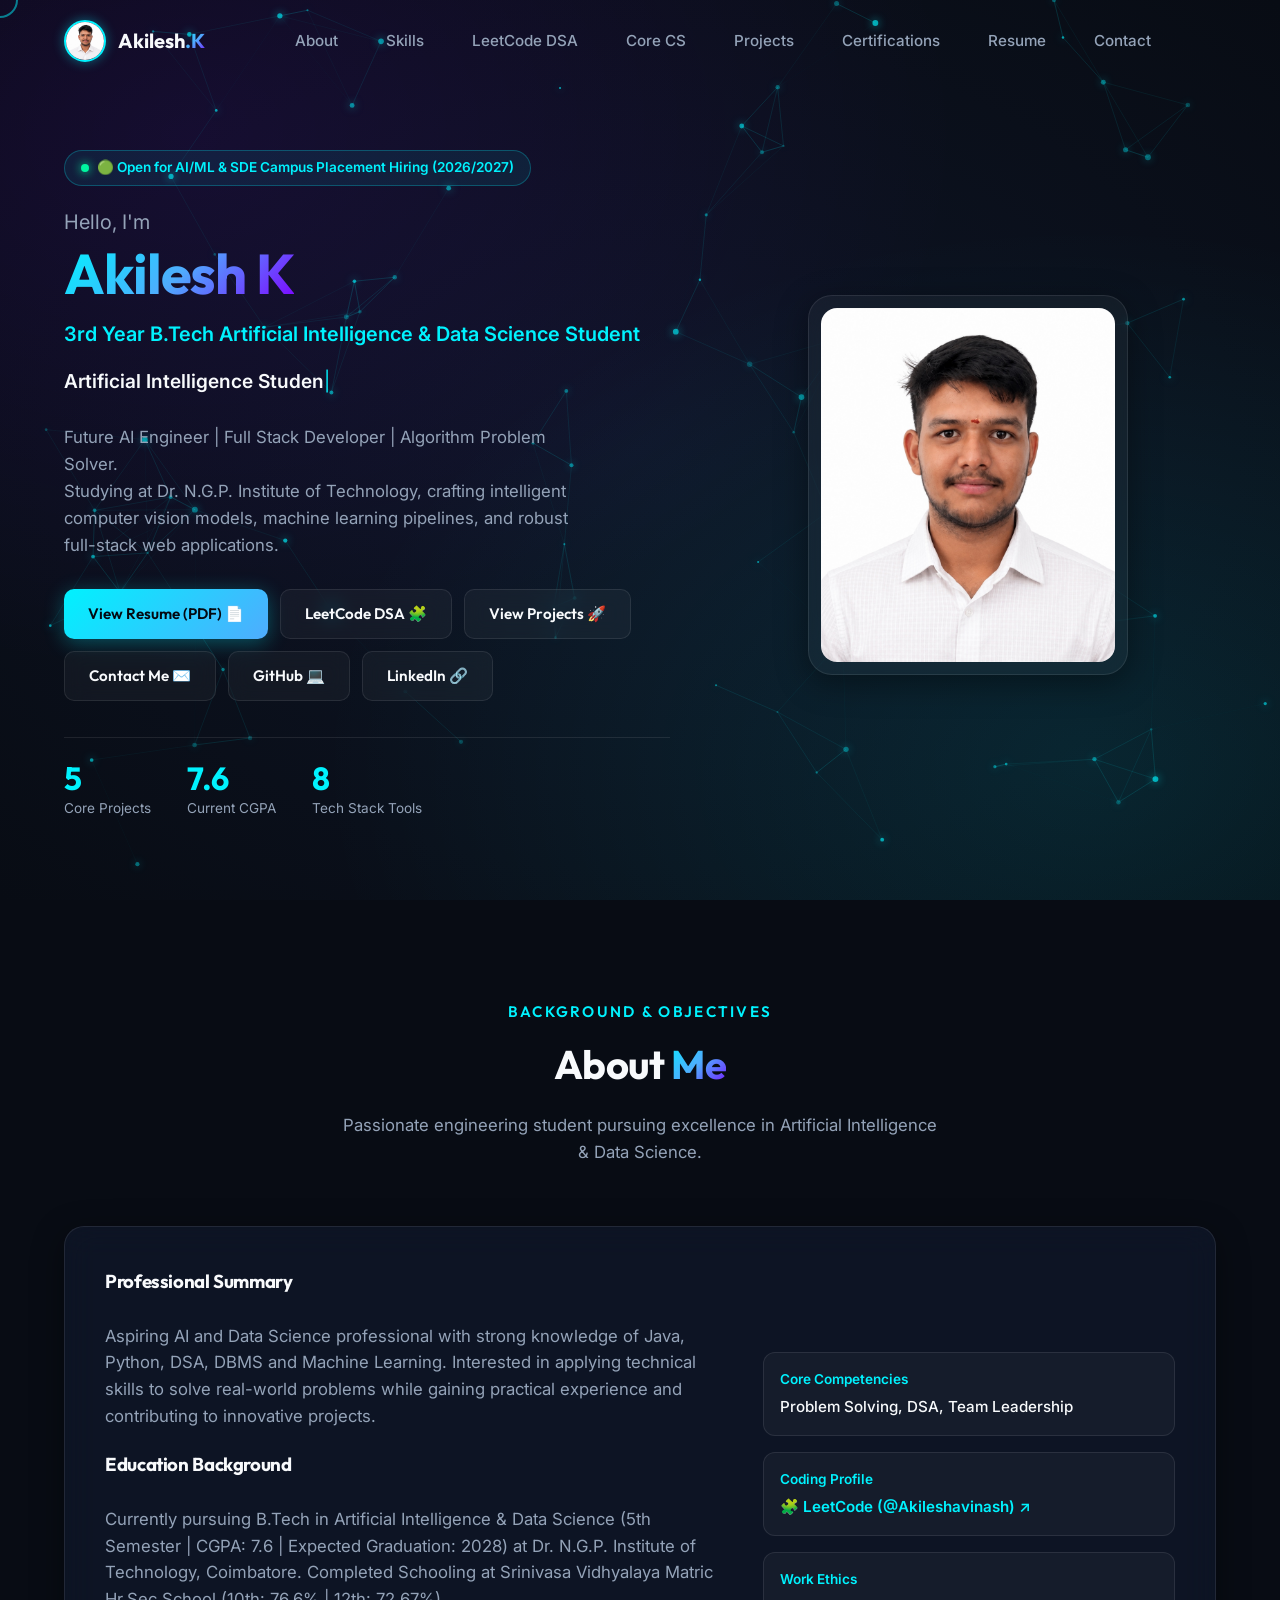
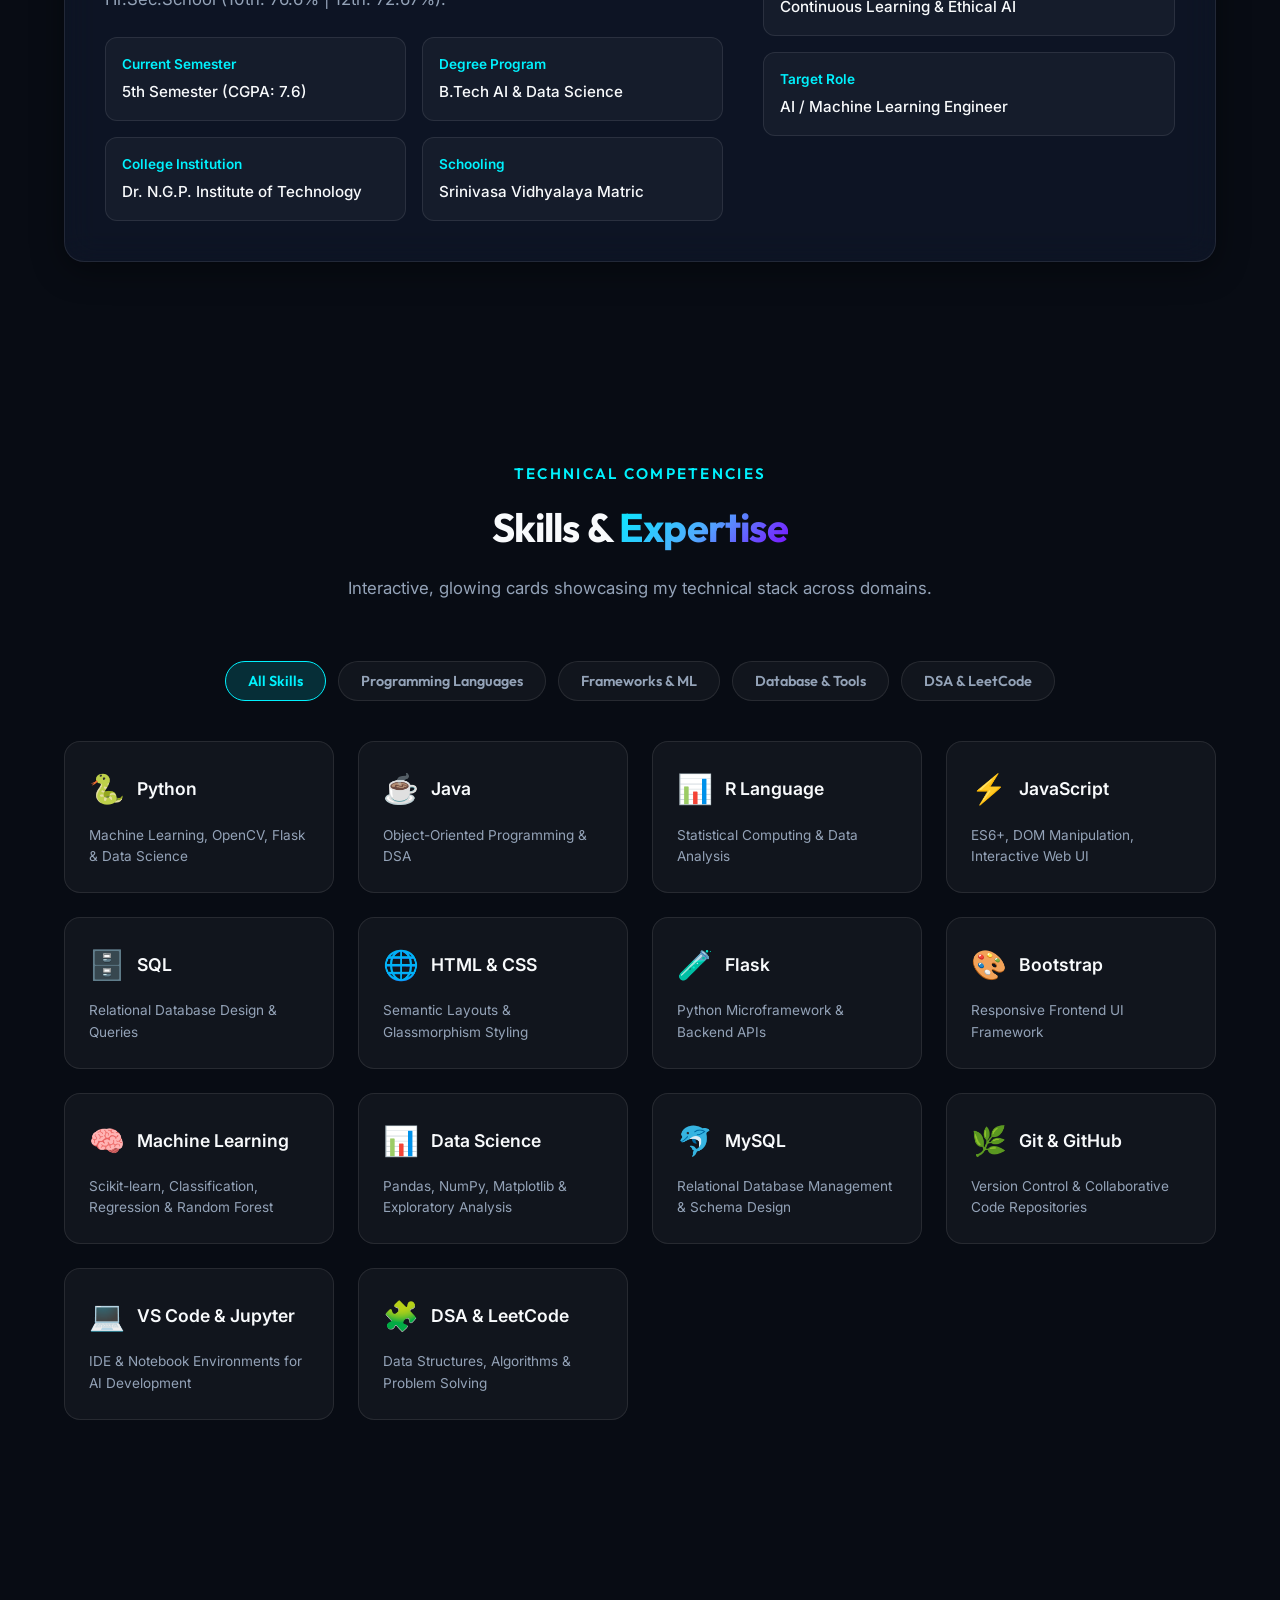
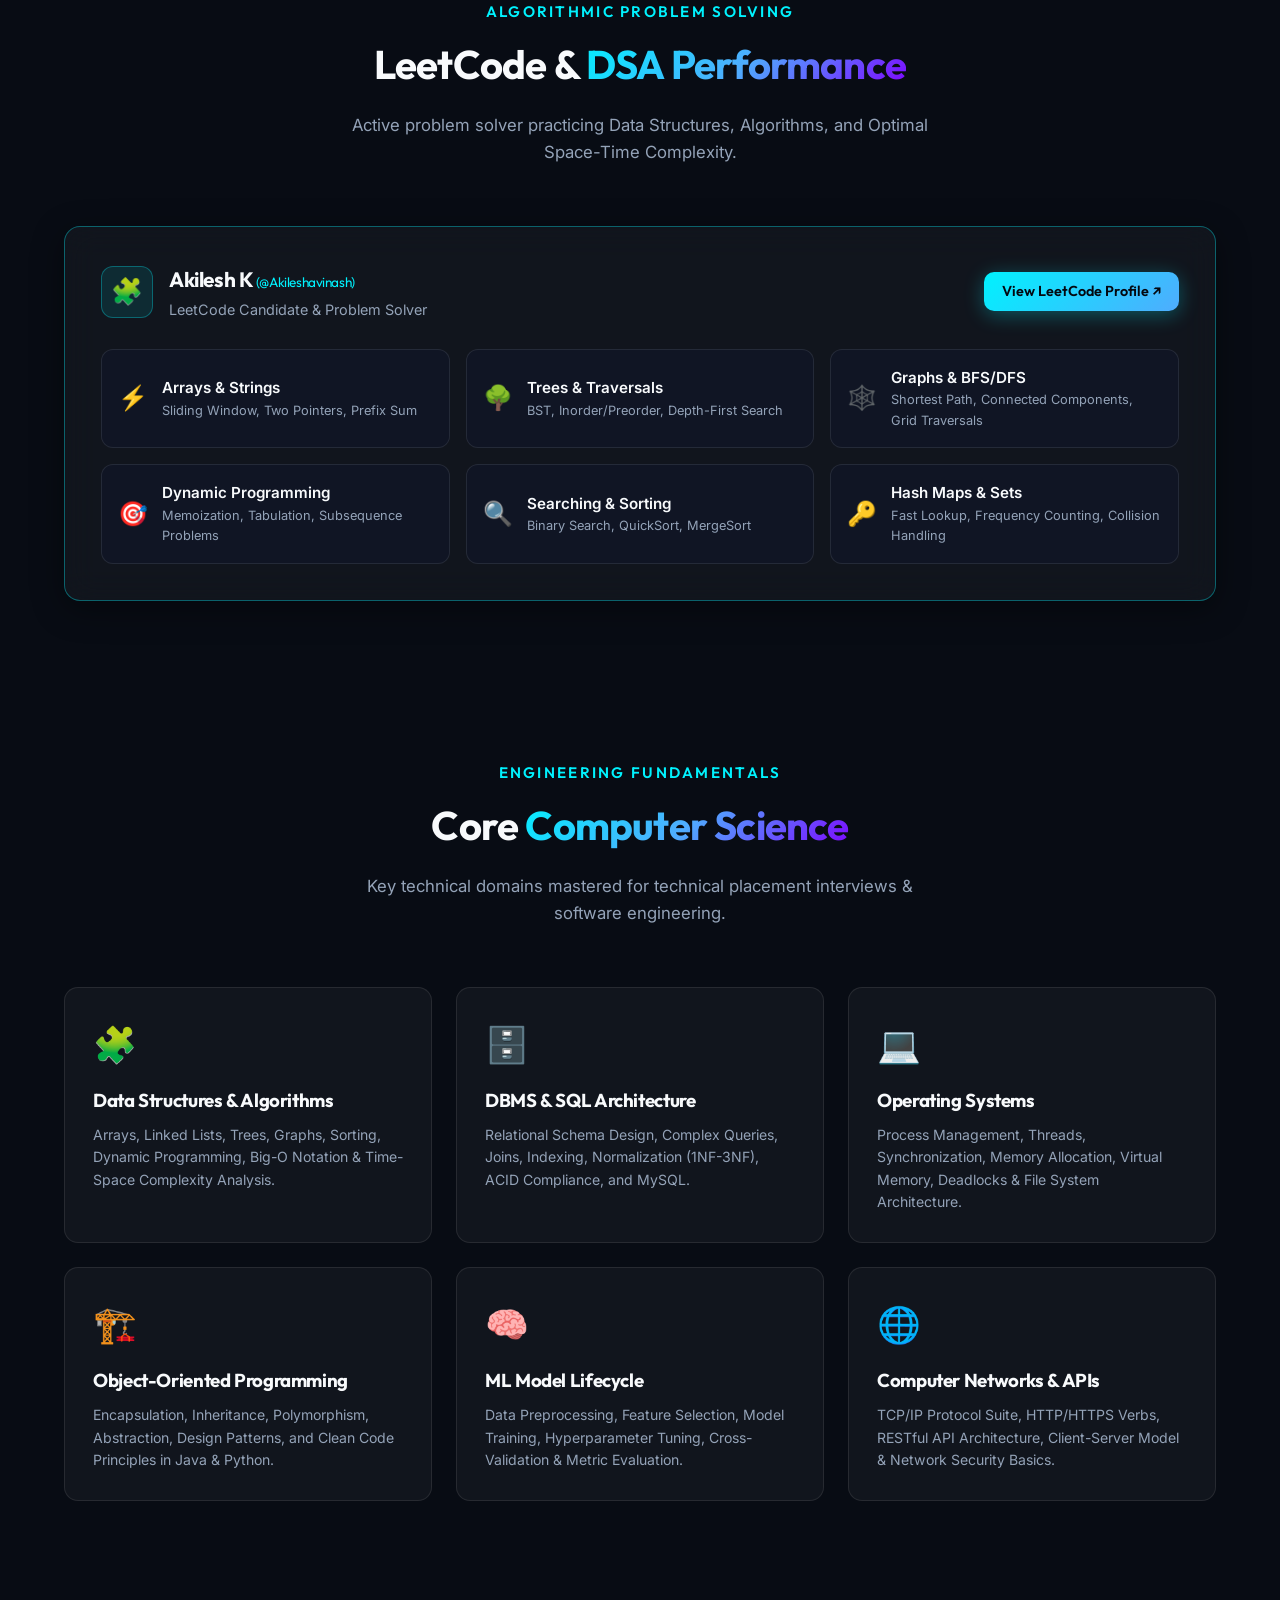
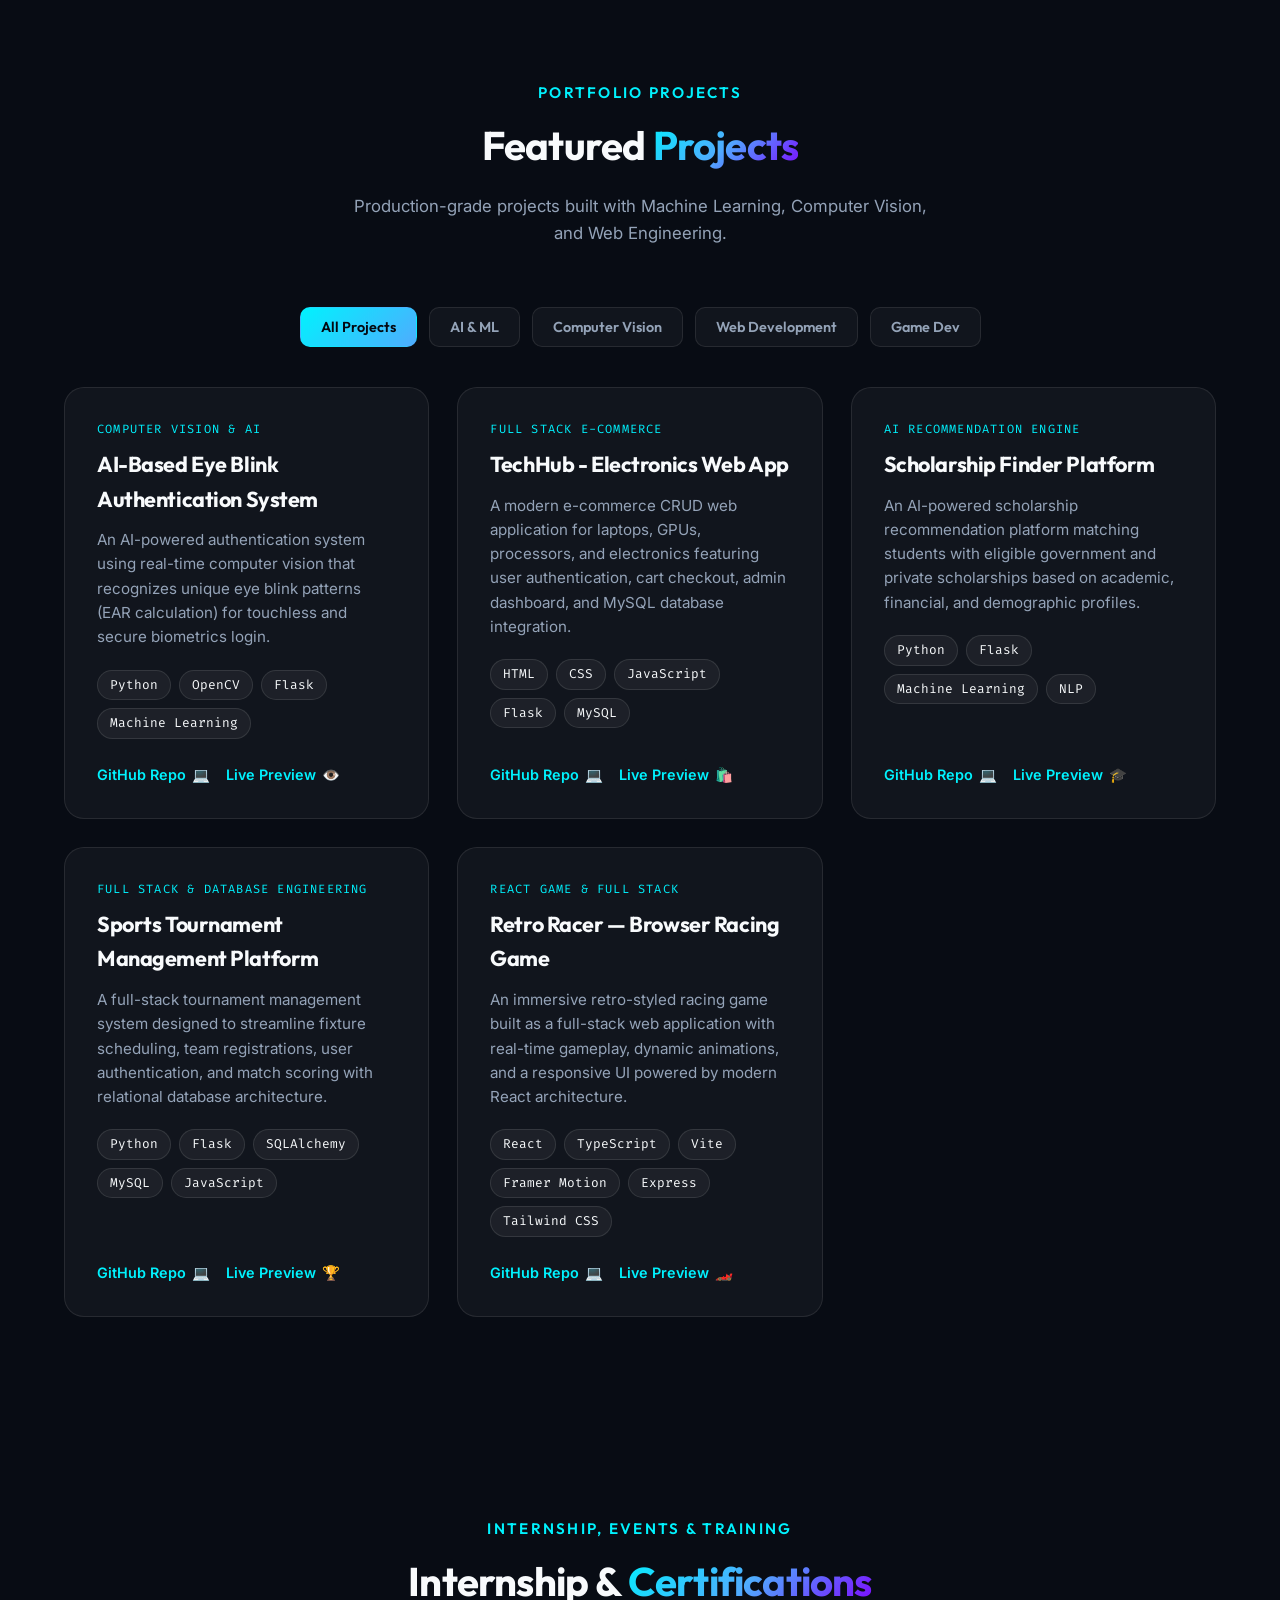
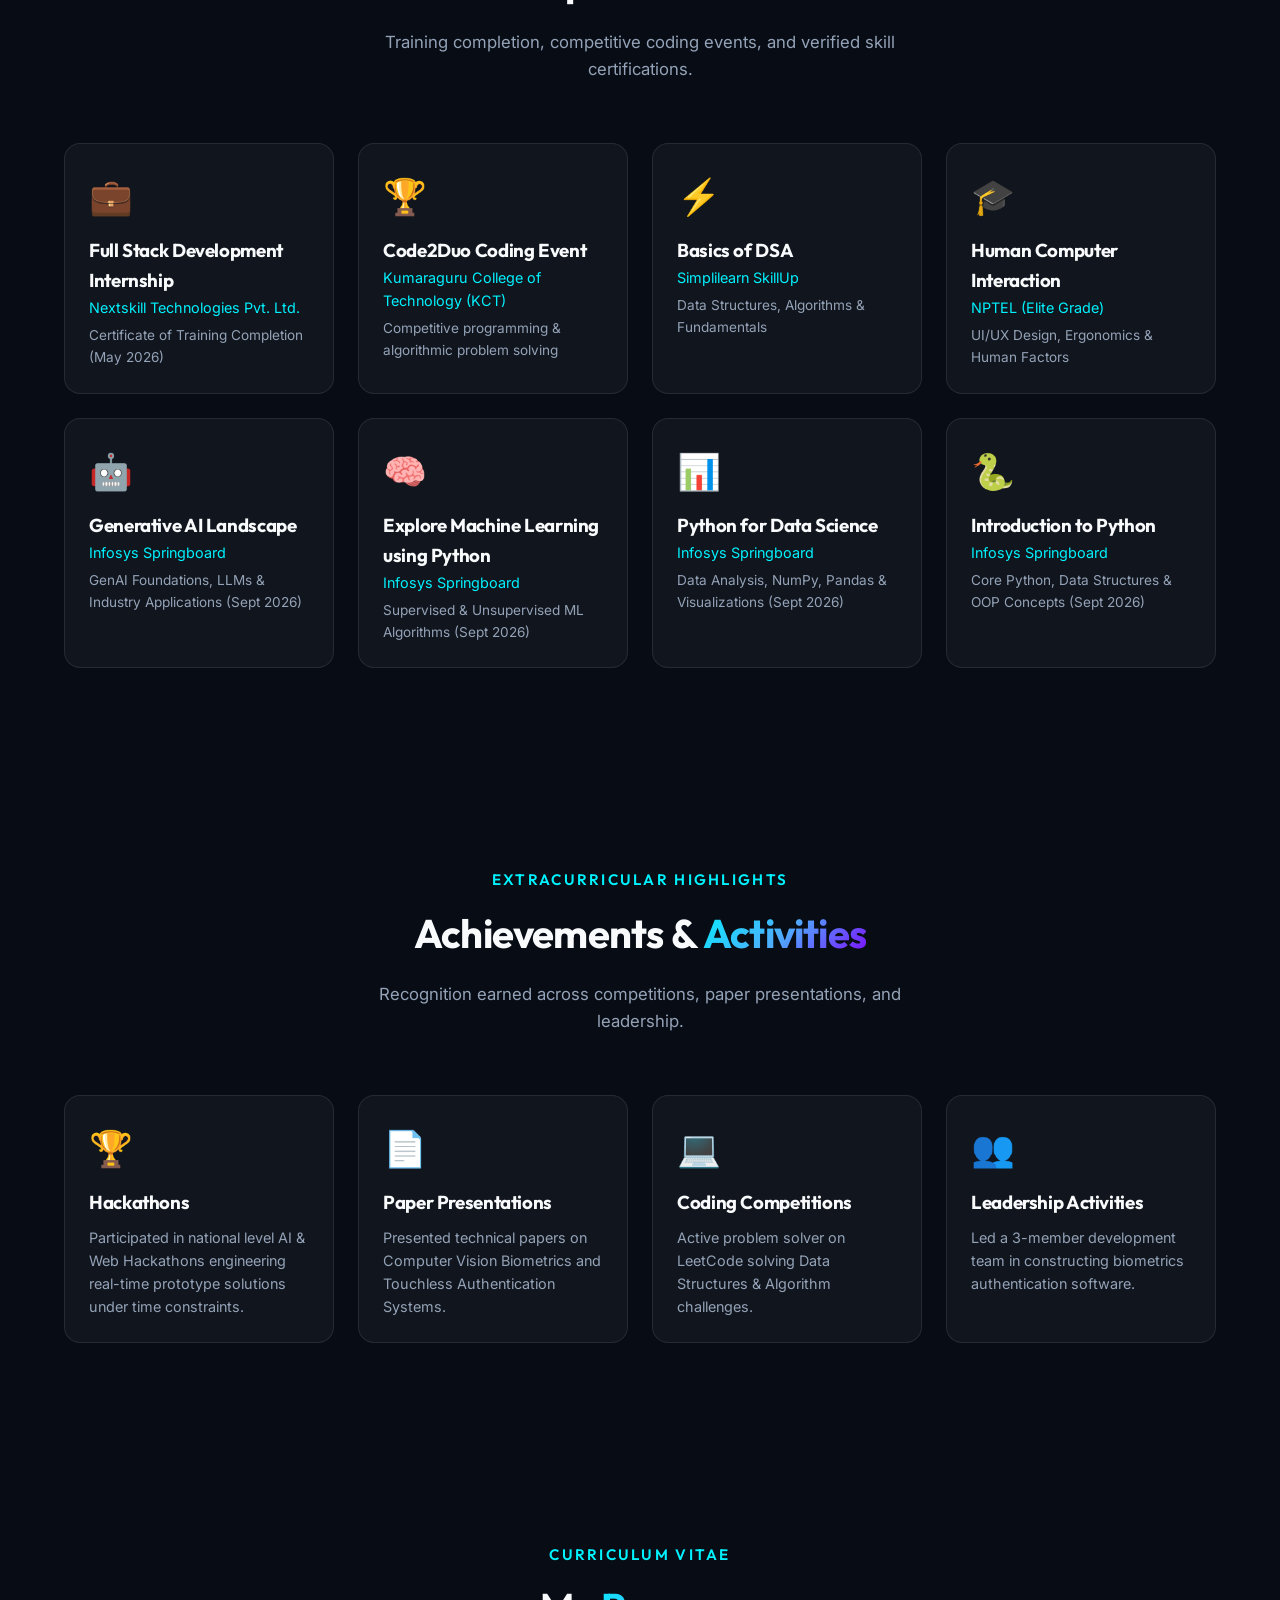
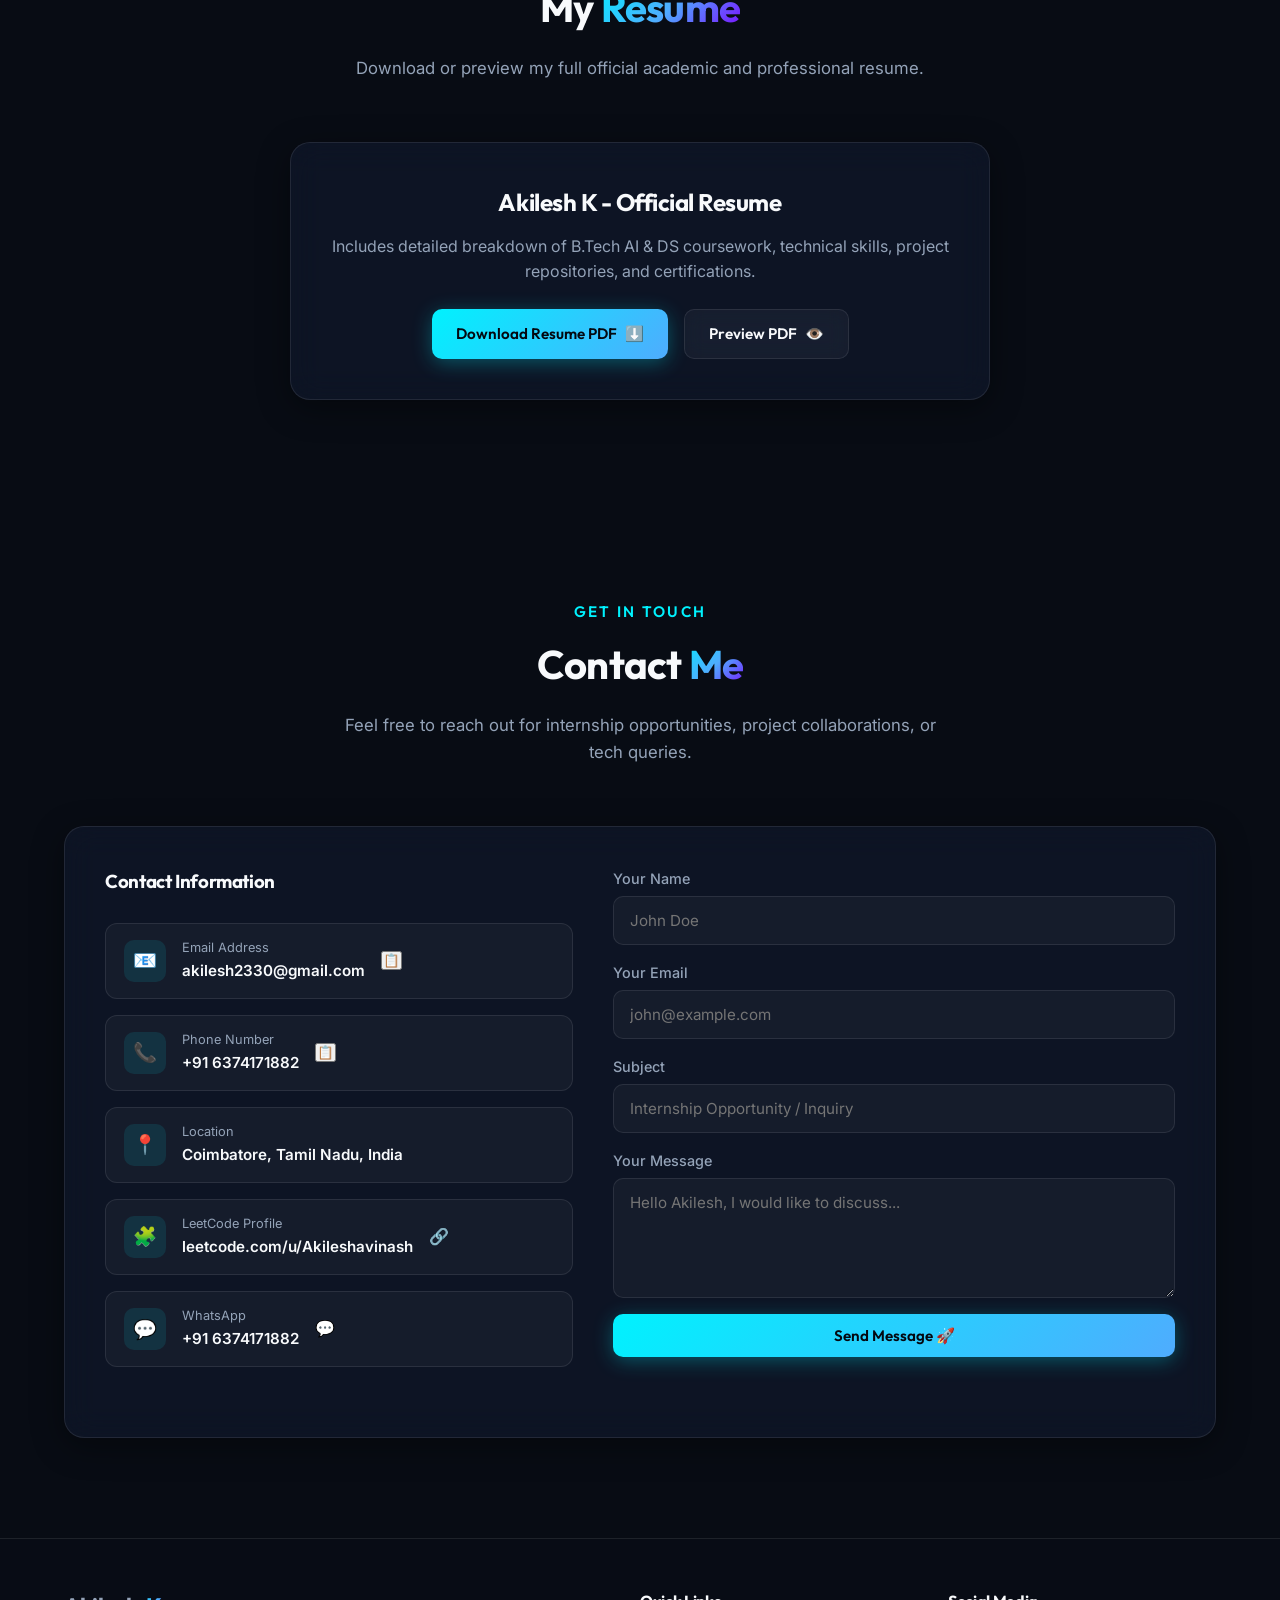
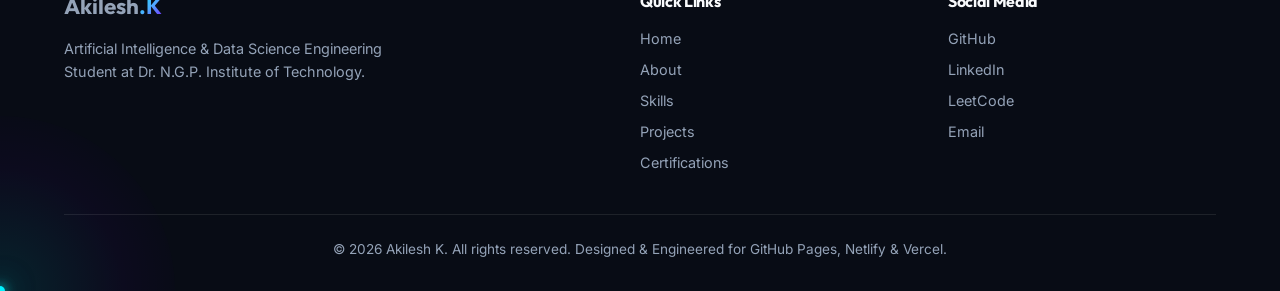
<file: index.html>
<!DOCTYPE html>
<html lang="en">
<head>
  <meta charset="UTF-8">
  <meta name="viewport" content="width=device-width, initial-scale=1.0">
  <title>Akilesh K | AI & Data Science Engineering Student</title>
  
  <!-- Primary SEO Meta Tags -->
  <meta name="title" content="Akilesh K | AI & Data Science Engineering Student">
  <meta name="description" content="Portfolio of Akilesh K, 3rd Year B.Tech Artificial Intelligence and Data Science Engineering Student at Dr. N.G.P. Institute of Technology. Machine Learning, Computer Vision, and Full Stack Developer.">
  <meta name="keywords" content="Akilesh K, AI Engineer, Data Science, Machine Learning, Python Developer, OpenCV, Computer Vision, Portfolio, Dr. N.G.P. Institute of Technology, Coimbatore">
  <meta name="author" content="Akilesh K">
  <meta name="robots" content="index, follow">

  <!-- Open Graph / Facebook / LinkedIn Social Tags -->
  <meta property="og:type" content="website">
  <meta property="og:url" content="https://akilesh2330.github.io/portfolio/">
  <meta property="og:title" content="Akilesh K | AI & Data Science Engineering Student">
  <meta property="og:description" content="Future AI Engineer & Full Stack Developer specializing in Machine Learning, Computer Vision, and Data Structures.">
  <meta property="og:image" content="https://akilesh2330.github.io/portfolio/assets/images/profile.jpg">

  <!-- Twitter Card Tags -->
  <meta property="twitter:card" content="summary_large_image">
  <meta property="twitter:url" content="https://akilesh2330.github.io/portfolio/">
  <meta property="twitter:title" content="Akilesh K | AI & Data Science Engineering Student">
  <meta property="twitter:description" content="Future AI Engineer & Full Stack Developer specializing in Machine Learning, Computer Vision, and Data Structures.">
  <meta property="twitter:image" content="https://akilesh2330.github.io/portfolio/assets/images/profile.jpg">

  <!-- JSON-LD Structured Data Schema -->
  <script type="application/ld+json">
  {
    "@context": "https://schema.org",
    "@type": "Person",
    "name": "Akilesh K",
    "jobTitle": "Artificial Intelligence & Data Science Engineering Student",
    "worksFor": {
      "@type": "EducationalOrganization",
      "name": "Dr. N.G.P. Institute of Technology"
    },
    "url": "https://akilesh2330.github.io/portfolio/",
    "sameAs": [
      "https://github.com/akilesh2330",
      "https://www.linkedin.com/in/akilesh230307",
      "https://leetcode.com/u/Akileshavinash/"
    ]
  }
  </script>

  <!-- Google Fonts -->
  <link rel="preconnect" href="https://fonts.googleapis.com">
  <link rel="preconnect" href="https://fonts.gstatic.com" crossorigin>
  <link href="https://fonts.googleapis.com/css2?family=Fira+Code:wght@400;600&family=Inter:wght@300;400;500;600;700&family=Outfit:wght@500;600;700;800&display=swap" rel="stylesheet">

  <!-- Stylesheet -->
  <link rel="stylesheet" href="style.css">
</head>
<body>

  <!-- Preloader Screen -->
  <div id="preloader">
    <div class="spinner"></div>
    <div class="preloader-text">LOADING PORTFOLIO...</div>
  </div>

  <!-- Top Scroll Progress Bar -->
  <div id="scroll-progress-bar"></div>

  <!-- Animated Particle Canvas Background -->
  <canvas id="space-canvas"></canvas>

  <!-- Sticky Glass Navbar -->
  <nav class="navbar">
    <div class="container navbar-container">
      <a href="#hero" class="nav-brand">
        <img src="assets/images/profile.jpg" alt="Akilesh K" class="brand-avatar" onerror="this.src='profile.jpg'">
        <span class="brand-name">Akilesh<span class="gradient-text">.K</span></span>
      </a>

      <ul class="nav-links">
        <li><a href="#about" class="nav-link">About</a></li>
        <li><a href="#skills" class="nav-link">Skills</a></li>
        <li><a href="#leetcode" class="nav-link">LeetCode DSA</a></li>
        <li><a href="#core-cs" class="nav-link">Core CS</a></li>
        <li><a href="#projects" class="nav-link">Projects</a></li>
        <li><a href="#certifications" class="nav-link">Certifications</a></li>
        <li><a href="#resume" class="nav-link">Resume</a></li>
        <li><a href="#contact" class="nav-link">Contact</a></li>
      </ul>

      <div class="nav-actions">
        <button id="mobile-menu-toggle" class="mobile-menu-btn" aria-label="Toggle Menu">☰</button>
      </div>
    </div>
  </nav>

  <!-- Hero Section -->
  <section id="hero" class="hero-section">
    <div class="container hero-content">
      <div class="hero-text">
        <div class="hero-badge">
          <span class="pulse-dot"></span>
          <span>🟢 Open for AI/ML & SDE Campus Placement Hiring (2026/2027)</span>
        </div>

        <p style="font-size: 1.25rem; color: var(--text-muted); margin-bottom: 4px;">Hello, I'm</p>
        <h1 class="hero-title">
          <span class="gradient-text">Akilesh K</span>
        </h1>

        <div class="hero-degree-subtitle">
          3rd Year B.Tech Artificial Intelligence & Data Science Student
        </div>

        <div class="typewriter-container">
          <span id="typewriter-text"></span><span class="cursor-blink">|</span>
        </div>

        <p class="hero-bio">
          Future AI Engineer | Full Stack Developer | Algorithm Problem Solver.<br>
          Studying at Dr. N.G.P. Institute of Technology, crafting intelligent computer vision models, machine learning pipelines, and robust full-stack web applications.
        </p>

        <div class="hero-cta">
          <a href="assets/resume/resume.pdf" target="_blank" class="btn btn-primary">
            View Resume (PDF) 📄
          </a>
          <a href="#leetcode" class="btn btn-secondary">
            LeetCode DSA 🧩
          </a>
          <a href="#projects" class="btn btn-secondary">
            View Projects 🚀
          </a>
          <a href="#contact" class="btn btn-secondary">
            Contact Me ✉️
          </a>
          <a href="https://github.com/akilesh2330" target="_blank" class="btn btn-secondary" title="GitHub Profile">
            GitHub 💻
          </a>
          <a href="https://www.linkedin.com/in/akilesh230307" target="_blank" class="btn btn-secondary" title="LinkedIn Profile">
            LinkedIn 🔗
          </a>
        </div>

        <div class="hero-stats">
          <div class="stat-item">
            <span class="stat-number" data-target="5">0</span>
            <span class="stat-label">Core Projects</span>
          </div>
          <div class="stat-item">
            <span class="stat-number" data-target="7.6">0</span>
            <span class="stat-label">Current CGPA</span>
          </div>
          <div class="stat-item">
            <span class="stat-number" data-target="8">0</span>
            <span class="stat-label">Tech Stack Tools</span>
          </div>
        </div>
      </div>

      <div class="hero-visual">
        <div class="profile-card-glow">
          <div class="profile-img-container">
            <img src="assets/images/profile.jpg" alt="Akilesh K" class="profile-img" onerror="this.src='profile.jpg'">
        </div>
      </div>
    </div>
  </section>

  <!-- About Section -->
  <section id="about">
    <div class="container">
      <div class="section-header">
        <span class="section-subtitle">Background & Objectives</span>
        <h2 class="section-title">About <span class="gradient-text">Me</span></h2>
        <p class="section-desc">Passionate engineering student pursuing excellence in Artificial Intelligence & Data Science.</p>
      </div>

      <div class="glass-panel about-grid">
        <div class="about-text">
          <h3>Professional Summary</h3>
          <br>
          <p>
            Aspiring AI and Data Science professional with strong knowledge of Java, Python, DSA, DBMS and Machine Learning. Interested in applying technical skills to solve real-world problems while gaining practical experience and contributing to innovative projects.
          </p>

          <h3 style="margin-top: 20px;">Education Background</h3>
          <br>
          <p>
            Currently pursuing B.Tech in Artificial Intelligence & Data Science (5th Semester | CGPA: 7.6 | Expected Graduation: 2028) at Dr. N.G.P. Institute of Technology, Coimbatore. Completed Schooling at Srinivasa Vidhyalaya Matric Hr.Sec.School (10th: 76.6% | 12th: 72.67%).
          </p>

          <div class="about-highlights">
            <div class="highlight-box">
              <div class="highlight-title">Current Semester</div>
              <div class="highlight-value">5th Semester (CGPA: 7.6)</div>
            </div>
            <div class="highlight-box">
              <div class="highlight-title">Degree Program</div>
              <div class="highlight-value">B.Tech AI & Data Science</div>
            </div>
            <div class="highlight-box">
              <div class="highlight-title">College Institution</div>
              <div class="highlight-value">Dr. N.G.P. Institute of Technology</div>
            </div>
            <div class="highlight-box">
              <div class="highlight-title">Schooling</div>
              <div class="highlight-value">Srinivasa Vidhyalaya Matric</div>
            </div>
          </div>
        </div>

        <div class="about-tech-matrix">
          <div class="highlight-box" style="margin-bottom: 16px;">
            <div class="highlight-title">Core Competencies</div>
            <div class="highlight-value">Problem Solving, DSA, Team Leadership</div>
          </div>
          <div class="highlight-box" style="margin-bottom: 16px;">
            <div class="highlight-title">Coding Profile</div>
            <div class="highlight-value"><a href="https://leetcode.com/u/Akileshavinash/" target="_blank" style="color:var(--accent-cyan); text-decoration:none; font-weight:600;">🧩 LeetCode (@Akileshavinash) ↗</a></div>
          </div>
          <div class="highlight-box" style="margin-bottom: 16px;">
            <div class="highlight-title">Work Ethics</div>
            <div class="highlight-value">Continuous Learning & Ethical AI</div>
          </div>
          <div class="highlight-box">
            <div class="highlight-title">Target Role</div>
            <div class="highlight-value">AI / Machine Learning Engineer</div>
          </div>
        </div>
      </div>
    </div>
  </section>

  <!-- Skills Section -->
  <section id="skills">
    <div class="container">
      <div class="section-header">
        <span class="section-subtitle">Technical Competencies</span>
        <h2 class="section-title">Skills & <span class="gradient-text">Expertise</span></h2>
        <p class="section-desc">Interactive, glowing cards showcasing my technical stack across domains.</p>
      </div>

      <div class="skills-tabs">
        <button class="skill-tab-btn active" data-tab="all">All Skills</button>
        <button class="skill-tab-btn" data-tab="languages">Programming Languages</button>
        <button class="skill-tab-btn" data-tab="frameworks">Frameworks & ML</button>
        <button class="skill-tab-btn" data-tab="tools">Database & Tools</button>
        <button class="skill-tab-btn" data-tab="dsa">DSA & LeetCode</button>
      </div>

      <div class="skills-grid">
        <!-- Languages -->
        <div class="skill-card skill-category" data-category="languages">
          <div class="skill-card-top">
            <span class="skill-icon">🐍</span>
            <span class="skill-name">Python</span>
          </div>
          <p style="color:var(--text-muted); font-size:0.85rem;">Machine Learning, OpenCV, Flask & Data Science</p>
        </div>

        <div class="skill-card skill-category" data-category="languages">
          <div class="skill-card-top">
            <span class="skill-icon">☕</span>
            <span class="skill-name">Java</span>
          </div>
          <p style="color:var(--text-muted); font-size:0.85rem;">Object-Oriented Programming & DSA</p>
        </div>

        <div class="skill-card skill-category" data-category="languages">
          <div class="skill-card-top">
            <span class="skill-icon">📊</span>
            <span class="skill-name">R Language</span>
          </div>
          <p style="color:var(--text-muted); font-size:0.85rem;">Statistical Computing & Data Analysis</p>
        </div>

        <div class="skill-card skill-category" data-category="languages">
          <div class="skill-card-top">
            <span class="skill-icon">⚡</span>
            <span class="skill-name">JavaScript</span>
          </div>
          <p style="color:var(--text-muted); font-size:0.85rem;">ES6+, DOM Manipulation, Interactive Web UI</p>
        </div>

        <div class="skill-card skill-category" data-category="languages">
          <div class="skill-card-top">
            <span class="skill-icon">🗄️</span>
            <span class="skill-name">SQL</span>
          </div>
          <p style="color:var(--text-muted); font-size:0.85rem;">Relational Database Design & Queries</p>
        </div>

        <div class="skill-card skill-category" data-category="languages">
          <div class="skill-card-top">
            <span class="skill-icon">🌐</span>
            <span class="skill-name">HTML & CSS</span>
          </div>
          <p style="color:var(--text-muted); font-size:0.85rem;">Semantic Layouts & Glassmorphism Styling</p>
        </div>

        <!-- Frameworks & ML -->
        <div class="skill-card skill-category" data-category="frameworks">
          <div class="skill-card-top">
            <span class="skill-icon">🧪</span>
            <span class="skill-name">Flask</span>
          </div>
          <p style="color:var(--text-muted); font-size:0.85rem;">Python Microframework & Backend APIs</p>
        </div>

        <div class="skill-card skill-category" data-category="frameworks">
          <div class="skill-card-top">
            <span class="skill-icon">🎨</span>
            <span class="skill-name">Bootstrap</span>
          </div>
          <p style="color:var(--text-muted); font-size:0.85rem;">Responsive Frontend UI Framework</p>
        </div>

        <div class="skill-card skill-category" data-category="frameworks">
          <div class="skill-card-top">
            <span class="skill-icon">🧠</span>
            <span class="skill-name">Machine Learning</span>
          </div>
          <p style="color:var(--text-muted); font-size:0.85rem;">Scikit-learn, Classification, Regression & Random Forest</p>
        </div>

        <div class="skill-card skill-category" data-category="frameworks">
          <div class="skill-card-top">
            <span class="skill-icon">📊</span>
            <span class="skill-name">Data Science</span>
          </div>
          <p style="color:var(--text-muted); font-size:0.85rem;">Pandas, NumPy, Matplotlib & Exploratory Analysis</p>
        </div>

        <!-- Database & Tools -->
        <div class="skill-card skill-category" data-category="tools">
          <div class="skill-card-top">
            <span class="skill-icon">🐬</span>
            <span class="skill-name">MySQL</span>
          </div>
          <p style="color:var(--text-muted); font-size:0.85rem;">Relational Database Management & Schema Design</p>
        </div>

        <div class="skill-card skill-category" data-category="tools">
          <div class="skill-card-top">
            <span class="skill-icon">🌿</span>
            <span class="skill-name">Git & GitHub</span>
          </div>
          <p style="color:var(--text-muted); font-size:0.85rem;">Version Control & Collaborative Code Repositories</p>
        </div>

        <div class="skill-card skill-category" data-category="tools">
          <div class="skill-card-top">
            <span class="skill-icon">💻</span>
            <span class="skill-name">VS Code & Jupyter</span>
          </div>
          <p style="color:var(--text-muted); font-size:0.85rem;">IDE & Notebook Environments for AI Development</p>
        </div>

        <!-- Problem Solving -->
        <div class="skill-card skill-category" data-category="dsa">
          <div class="skill-card-top">
            <span class="skill-icon">🧩</span>
            <span class="skill-name">DSA & LeetCode</span>
          </div>
          <p style="color:var(--text-muted); font-size:0.85rem;">Data Structures, Algorithms & Problem Solving</p>
        </div>
      </div>
    </div>
  </section>

  <!-- LeetCode & Problem Solving Section -->
  <section id="leetcode" class="leetcode-section">
    <div class="container">
      <div class="section-header">
        <span class="section-subtitle">Algorithmic Problem Solving</span>
        <h2 class="section-title">LeetCode & <span class="gradient-text">DSA Performance</span></h2>
        <p class="section-desc">Active problem solver practicing Data Structures, Algorithms, and Optimal Space-Time Complexity.</p>
      </div>

      <div class="glass-panel leetcode-card">
        <div class="leetcode-header">
          <div class="leetcode-user-info">
            <div class="leetcode-avatar">🧩</div>
            <div>
              <h3 style="font-size: 1.3rem; margin-bottom: 2px;">Akilesh K <span style="font-size:0.85rem; color:var(--accent-cyan); font-weight:400;">(@Akileshavinash)</span></h3>
              <p style="color:var(--text-muted); font-size: 0.9rem;">LeetCode Candidate & Problem Solver</p>
            </div>
          </div>
          <a href="https://leetcode.com/u/Akileshavinash/" target="_blank" class="btn btn-primary" style="padding: 8px 18px; font-size:0.9rem;">
            View LeetCode Profile ↗
          </a>
        </div>

        <div class="leetcode-topics-grid">
          <div class="dsa-topic-pill">
            <span class="dsa-topic-icon">⚡</span>
            <div>
              <div class="dsa-topic-title">Arrays & Strings</div>
              <div class="dsa-topic-desc">Sliding Window, Two Pointers, Prefix Sum</div>
            </div>
          </div>
          <div class="dsa-topic-pill">
            <span class="dsa-topic-icon">🌳</span>
            <div>
              <div class="dsa-topic-title">Trees & Traversals</div>
              <div class="dsa-topic-desc">BST, Inorder/Preorder, Depth-First Search</div>
            </div>
          </div>
          <div class="dsa-topic-pill">
            <span class="dsa-topic-icon">🕸️</span>
            <div>
              <div class="dsa-topic-title">Graphs & BFS/DFS</div>
              <div class="dsa-topic-desc">Shortest Path, Connected Components, Grid Traversals</div>
            </div>
          </div>
          <div class="dsa-topic-pill">
            <span class="dsa-topic-icon">🎯</span>
            <div>
              <div class="dsa-topic-title">Dynamic Programming</div>
              <div class="dsa-topic-desc">Memoization, Tabulation, Subsequence Problems</div>
            </div>
          </div>
          <div class="dsa-topic-pill">
            <span class="dsa-topic-icon">🔍</span>
            <div>
              <div class="dsa-topic-title">Searching & Sorting</div>
              <div class="dsa-topic-desc">Binary Search, QuickSort, MergeSort</div>
            </div>
          </div>
          <div class="dsa-topic-pill">
            <span class="dsa-topic-icon">🔑</span>
            <div>
              <div class="dsa-topic-title">Hash Maps & Sets</div>
              <div class="dsa-topic-desc">Fast Lookup, Frequency Counting, Collision Handling</div>
            </div>
          </div>
        </div>
      </div>
    </div>
  </section>

  <!-- Core CS Fundamentals Section -->
  <section id="core-cs" class="core-cs-section">
    <div class="container">
      <div class="section-header">
        <span class="section-subtitle">Engineering Fundamentals</span>
        <h2 class="section-title">Core <span class="gradient-text">Computer Science</span></h2>
        <p class="section-desc">Key technical domains mastered for technical placement interviews & software engineering.</p>
      </div>

      <div class="core-cs-grid">
        <div class="core-cs-card">
          <div class="core-cs-icon">🧩</div>
          <h3>Data Structures & Algorithms</h3>
          <p style="color:var(--text-muted); font-size:0.88rem; margin-top:8px;">
            Arrays, Linked Lists, Trees, Graphs, Sorting, Dynamic Programming, Big-O Notation & Time-Space Complexity Analysis.
          </p>
        </div>

        <div class="core-cs-card">
          <div class="core-cs-icon">🗄️</div>
          <h3>DBMS & SQL Architecture</h3>
          <p style="color:var(--text-muted); font-size:0.88rem; margin-top:8px;">
            Relational Schema Design, Complex Queries, Joins, Indexing, Normalization (1NF-3NF), ACID Compliance, and MySQL.
          </p>
        </div>

        <div class="core-cs-card">
          <div class="core-cs-icon">💻</div>
          <h3>Operating Systems</h3>
          <p style="color:var(--text-muted); font-size:0.88rem; margin-top:8px;">
            Process Management, Threads, Synchronization, Memory Allocation, Virtual Memory, Deadlocks & File System Architecture.
          </p>
        </div>

        <div class="core-cs-card">
          <div class="core-cs-icon">🏗️</div>
          <h3>Object-Oriented Programming</h3>
          <p style="color:var(--text-muted); font-size:0.88rem; margin-top:8px;">
            Encapsulation, Inheritance, Polymorphism, Abstraction, Design Patterns, and Clean Code Principles in Java & Python.
          </p>
        </div>

        <div class="core-cs-card">
          <div class="core-cs-icon">🧠</div>
          <h3>ML Model Lifecycle</h3>
          <p style="color:var(--text-muted); font-size:0.88rem; margin-top:8px;">
            Data Preprocessing, Feature Selection, Model Training, Hyperparameter Tuning, Cross-Validation & Metric Evaluation.
          </p>
        </div>

        <div class="core-cs-card">
          <div class="core-cs-icon">🌐</div>
          <h3>Computer Networks & APIs</h3>
          <p style="color:var(--text-muted); font-size:0.88rem; margin-top:8px;">
            TCP/IP Protocol Suite, HTTP/HTTPS Verbs, RESTful API Architecture, Client-Server Model & Network Security Basics.
          </p>
        </div>
      </div>
    </div>
  </section>
  <section id="projects">
    <div class="container">
      <div class="section-header">
        <span class="section-subtitle">Portfolio Projects</span>
        <h2 class="section-title">Featured <span class="gradient-text">Projects</span></h2>
        <p class="section-desc">Production-grade projects built with Machine Learning, Computer Vision, and Web Engineering.</p>
      </div>

      <div class="project-filters">
        <button class="project-filter-btn active" data-filter="all">All Projects</button>
        <button class="project-filter-btn" data-filter="aiml">AI & ML</button>
        <button class="project-filter-btn" data-filter="cv">Computer Vision</button>
        <button class="project-filter-btn" data-filter="web">Web Development</button>
        <button class="project-filter-btn" data-filter="game">Game Dev</button>
      </div>

      <div class="projects-grid">
        <!-- Project 1 -->
        <div class="project-card" data-category="cv aiml">
          <div>
            <span class="project-category-badge">Computer Vision & AI</span>
            <h3 class="project-title">AI-Based Eye Blink Authentication System</h3>
            <p class="project-desc">
              An AI-powered authentication system using real-time computer vision that recognizes unique eye blink patterns (EAR calculation) for touchless and secure biometrics login.
            </p>
            <div class="project-tech">
              <span class="tech-tag">Python</span>
              <span class="tech-tag">OpenCV</span>
              <span class="tech-tag">Flask</span>
              <span class="tech-tag">Machine Learning</span>
            </div>
          </div>
          <div class="project-links">
            <a href="https://github.com/akilesh2330/touchless-eyeblink-authentication" target="_blank" class="project-link-btn">
              GitHub Repo <span>💻</span>
            </a>
            <a href="javascript:void(0)" onclick="openModal('project1-demo')" class="project-link-btn">
              Live Preview <span>👁️</span>
            </a>
          </div>
        </div>

        <!-- Project 2 -->
        <div class="project-card" data-category="web">
          <div>
            <span class="project-category-badge">Full Stack E-Commerce</span>
            <h3 class="project-title">TechHub - Electronics Web App</h3>
            <p class="project-desc">
              A modern e-commerce CRUD web application for laptops, GPUs, processors, and electronics featuring user authentication, cart checkout, admin dashboard, and MySQL database integration.
            </p>
            <div class="project-tech">
              <span class="tech-tag">HTML</span>
              <span class="tech-tag">CSS</span>
              <span class="tech-tag">JavaScript</span>
              <span class="tech-tag">Flask</span>
              <span class="tech-tag">MySQL</span>
            </div>
          </div>
          <div class="project-links">
            <a href="https://github.com/akilesh2330" target="_blank" class="project-link-btn">
              GitHub Repo <span>💻</span>
            </a>
            <a href="javascript:void(0)" onclick="openModal('project2-demo')" class="project-link-btn">
              Live Preview <span>🛍️</span>
            </a>
          </div>
        </div>

        <!-- Project 3 -->
        <div class="project-card" data-category="aiml web">
          <div>
            <span class="project-category-badge">AI Recommendation Engine</span>
            <h3 class="project-title">Scholarship Finder Platform</h3>
            <p class="project-desc">
              An AI-powered scholarship recommendation platform matching students with eligible government and private scholarships based on academic, financial, and demographic profiles.
            </p>
            <div class="project-tech">
              <span class="tech-tag">Python</span>
              <span class="tech-tag">Flask</span>
              <span class="tech-tag">Machine Learning</span>
              <span class="tech-tag">NLP</span>
            </div>
          </div>
          <div class="project-links">
            <a href="https://github.com/akilesh2330/AI-Based-Scholarship-finder-" target="_blank" class="project-link-btn">
              GitHub Repo <span>💻</span>
            </a>
            <a href="javascript:void(0)" onclick="openModal('project3-demo')" class="project-link-btn">
              Live Preview <span>🎓</span>
            </a>
          </div>
        </div>

        <!-- Project 4 -->
        <div class="project-card" data-category="web">
          <div>
            <span class="project-category-badge">Full Stack & Database Engineering</span>
            <h3 class="project-title">Sports Tournament Management Platform</h3>
            <p class="project-desc">
              A full-stack tournament management system designed to streamline fixture scheduling, team registrations, user authentication, and match scoring with relational database architecture.
            </p>
            <div class="project-tech">
              <span class="tech-tag">Python</span>
              <span class="tech-tag">Flask</span>
              <span class="tech-tag">SQLAlchemy</span>
              <span class="tech-tag">MySQL</span>
              <span class="tech-tag">JavaScript</span>
            </div>
          </div>
          <div class="project-links">
            <a href="https://github.com/akilesh2330/Sports-tournament-manage" target="_blank" class="project-link-btn">
              GitHub Repo <span>💻</span>
            </a>
            <a href="javascript:void(0)" onclick="openModal('project4-demo')" class="project-link-btn">
              Live Preview <span>🏆</span>
            </a>
          </div>
        </div>
        <!-- Project 5 -->
        <div class="project-card" data-category="web game">
          <div>
            <span class="project-category-badge">React Game &amp; Full Stack</span>
            <h3 class="project-title">Retro Racer — Browser Racing Game</h3>
            <p class="project-desc">
              An immersive retro-styled racing game built as a full-stack web application with real-time gameplay, dynamic animations, and a responsive UI powered by modern React architecture.
            </p>
            <div class="project-tech">
              <span class="tech-tag">React</span>
              <span class="tech-tag">TypeScript</span>
              <span class="tech-tag">Vite</span>
              <span class="tech-tag">Framer Motion</span>
              <span class="tech-tag">Express</span>
              <span class="tech-tag">Tailwind CSS</span>
            </div>
          </div>
          <div class="project-links">
            <a href="https://github.com/akilesh2330/retro-racer" target="_blank" class="project-link-btn">
              GitHub Repo <span>💻</span>
            </a>
            <a href="javascript:void(0)" onclick="openModal('project5-demo')" class="project-link-btn">
              Live Preview <span>🏎️</span>
            </a>
          </div>
        </div>
      </div>
    </div>
  </section>

  <!-- Internship & Certifications Section -->
  <section id="certifications">
    <div class="container">
      <div class="section-header">
        <span class="section-subtitle">Internship, Events & Training</span>
        <h2 class="section-title">Internship & <span class="gradient-text">Certifications</span></h2>
        <p class="section-desc">Training completion, competitive coding events, and verified skill certifications.</p>
      </div>

      <div class="certs-grid">
        <div class="cert-card">
          <div class="cert-icon">💼</div>
          <h3 class="cert-title">Full Stack Development Internship</h3>
          <p style="color:var(--accent-cyan); font-size:0.9rem;">Nextskill Technologies Pvt. Ltd.</p>
          <p style="color:var(--text-muted); font-size:0.85rem; margin-top:6px;">Certificate of Training Completion (May 2026)</p>
        </div>

        <div class="cert-card">
          <div class="cert-icon">🏆</div>
          <h3 class="cert-title">Code2Duo Coding Event</h3>
          <p style="color:var(--accent-cyan); font-size:0.9rem;">Kumaraguru College of Technology (KCT)</p>
          <p style="color:var(--text-muted); font-size:0.85rem; margin-top:6px;">Competitive programming & algorithmic problem solving</p>
        </div>

        <div class="cert-card">
          <div class="cert-icon">⚡</div>
          <h3 class="cert-title">Basics of DSA</h3>
          <p style="color:var(--accent-cyan); font-size:0.9rem;">Simplilearn SkillUp</p>
          <p style="color:var(--text-muted); font-size:0.85rem; margin-top:6px;">Data Structures, Algorithms & Fundamentals</p>
        </div>

        <div class="cert-card">
          <div class="cert-icon">🎓</div>
          <h3 class="cert-title">Human Computer Interaction</h3>
          <p style="color:var(--accent-cyan); font-size:0.9rem;">NPTEL (Elite Grade)</p>
          <p style="color:var(--text-muted); font-size:0.85rem; margin-top:6px;">UI/UX Design, Ergonomics & Human Factors</p>
        </div>

        <!-- Infosys Springboard: Generative AI Landscape -->
        <div class="cert-card">
          <div class="cert-icon">🤖</div>
          <h3 class="cert-title">Generative AI Landscape</h3>
          <p style="color:var(--accent-cyan); font-size:0.9rem;">Infosys Springboard</p>
          <p style="color:var(--text-muted); font-size:0.85rem; margin-top:6px;">GenAI Foundations, LLMs & Industry Applications (Sept 2026)</p>
        </div>

        <!-- Infosys Springboard: Explore Machine Learning using Python -->
        <div class="cert-card">
          <div class="cert-icon">🧠</div>
          <h3 class="cert-title">Explore Machine Learning using Python</h3>
          <p style="color:var(--accent-cyan); font-size:0.9rem;">Infosys Springboard</p>
          <p style="color:var(--text-muted); font-size:0.85rem; margin-top:6px;">Supervised & Unsupervised ML Algorithms (Sept 2026)</p>
        </div>

        <!-- Infosys Springboard: Python for Data Science -->
        <div class="cert-card">
          <div class="cert-icon">📊</div>
          <h3 class="cert-title">Python for Data Science</h3>
          <p style="color:var(--accent-cyan); font-size:0.9rem;">Infosys Springboard</p>
          <p style="color:var(--text-muted); font-size:0.85rem; margin-top:6px;">Data Analysis, NumPy, Pandas & Visualizations (Sept 2026)</p>
        </div>

        <!-- Infosys Springboard: Introduction to Python -->
        <div class="cert-card">
          <div class="cert-icon">🐍</div>
          <h3 class="cert-title">Introduction to Python</h3>
          <p style="color:var(--accent-cyan); font-size:0.9rem;">Infosys Springboard</p>
          <p style="color:var(--text-muted); font-size:0.85rem; margin-top:6px;">Core Python, Data Structures & OOP Concepts (Sept 2026)</p>
        </div>
      </div>
    </div>
  </section>

  <!-- Achievements Section -->
  <section id="achievements">
    <div class="container">
      <div class="section-header">
        <span class="section-subtitle">Extracurricular Highlights</span>
        <h2 class="section-title">Achievements & <span class="gradient-text">Activities</span></h2>
        <p class="section-desc">Recognition earned across competitions, paper presentations, and leadership.</p>
      </div>

      <div class="achievements-grid">
        <div class="achievement-card">
          <div class="achievement-icon">🏆</div>
          <h3>Hackathons</h3>
          <p style="color:var(--text-muted); font-size:0.9rem; margin-top:8px;">
            Participated in national level AI & Web Hackathons engineering real-time prototype solutions under time constraints.
          </p>
        </div>

        <div class="achievement-card">
          <div class="achievement-icon">📄</div>
          <h3>Paper Presentations</h3>
          <p style="color:var(--text-muted); font-size:0.9rem; margin-top:8px;">
            Presented technical papers on Computer Vision Biometrics and Touchless Authentication Systems.
          </p>
        </div>

        <div class="achievement-card">
          <div class="achievement-icon">💻</div>
          <h3>Coding Competitions</h3>
          <p style="color:var(--text-muted); font-size:0.9rem; margin-top:8px;">
            Active problem solver on LeetCode solving Data Structures & Algorithm challenges.
          </p>
        </div>

        <div class="achievement-card">
          <div class="achievement-icon">👥</div>
          <h3>Leadership Activities</h3>
          <p style="color:var(--text-muted); font-size:0.9rem; margin-top:8px;">
            Led a 3-member development team in constructing biometrics authentication software.
          </p>
        </div>
      </div>
    </div>
  </section>

  <!-- Resume Section -->
  <section id="resume">
    <div class="container">
      <div class="section-header">
        <span class="section-subtitle">Curriculum Vitae</span>
        <h2 class="section-title">My <span class="gradient-text">Resume</span></h2>
        <p class="section-desc">Download or preview my full official academic and professional resume.</p>
      </div>

      <div class="glass-panel resume-box">
        <h3 style="font-size: 1.5rem; margin-bottom: 12px;">Akilesh K - Official Resume</h3>
        <p style="color: var(--text-muted); margin-bottom: 24px;">
          Includes detailed breakdown of B.Tech AI & DS coursework, technical skills, project repositories, and certifications.
        </p>

        <div style="display: flex; gap: 16px; justify-content: center; flex-wrap: wrap;">
          <a href="assets/resume/resume.pdf" download="Akilesh_K_Resume.pdf" class="btn btn-primary">
            Download Resume PDF <span>⬇️</span>
          </a>
          <a href="assets/resume/resume.pdf" target="_blank" class="btn btn-secondary">
            Preview PDF <span>👁️</span>
          </a>
        </div>
      </div>
    </div>
  </section>

  <!-- Contact Section -->
  <section id="contact">
    <div class="container">
      <div class="section-header">
        <span class="section-subtitle">Get In Touch</span>
        <h2 class="section-title">Contact <span class="gradient-text">Me</span></h2>
        <p class="section-desc">Feel free to reach out for internship opportunities, project collaborations, or tech queries.</p>
      </div>

      <div class="glass-panel contact-grid">
        <div class="contact-info">
          <h3>Contact Information</h3>
          <br>
          <div class="contact-info-list">
            <div class="contact-item">
              <div class="contact-icon">📧</div>
              <div class="contact-text">
                <label>Email Address</label>
                <span>akilesh2330@gmail.com</span>
              </div>
              <button class="copy-btn" data-copy="akilesh2330@gmail.com" title="Copy Email">📋</button>
            </div>

            <div class="contact-item">
              <div class="contact-icon">📞</div>
              <div class="contact-text">
                <label>Phone Number</label>
                <span>+91 6374171882</span>
              </div>
              <button class="copy-btn" data-copy="+916374171882" title="Copy Phone">📋</button>
            </div>

            <div class="contact-item">
              <div class="contact-icon">📍</div>
              <div class="contact-text">
                <label>Location</label>
                <span>Coimbatore, Tamil Nadu, India</span>
              </div>
            </div>

            <div class="contact-item">
              <div class="contact-icon">🧩</div>
              <div class="contact-text">
                <label>LeetCode Profile</label>
                <span>leetcode.com/u/Akileshavinash</span>
              </div>
              <a href="https://leetcode.com/u/Akileshavinash/" target="_blank" class="copy-btn" style="text-decoration:none;">🔗</a>
            </div>

            <div class="contact-item">
              <div class="contact-icon">💬</div>
              <div class="contact-text">
                <label>WhatsApp</label>
                <span>+91 6374171882</span>
              </div>
              <a href="https://wa.me/916374171882" target="_blank" class="copy-btn" style="text-decoration:none;">💬</a>
            </div>
          </div>
        </div>

        <form id="portfolio-contact-form" class="contact-form">
          <div class="form-group">
            <label for="contact-name">Your Name</label>
            <input type="text" id="contact-name" class="form-control" placeholder="John Doe" required>
          </div>
          <div class="form-group">
            <label for="contact-email">Your Email</label>
            <input type="email" id="contact-email" class="form-control" placeholder="john@example.com" required>
          </div>
          <div class="form-group">
            <label for="contact-subject">Subject</label>
            <input type="text" id="contact-subject" class="form-control" placeholder="Internship Opportunity / Inquiry" required>
          </div>
          <div class="form-group">
            <label for="contact-message">Your Message</label>
            <textarea id="contact-message" class="form-control" placeholder="Hello Akilesh, I would like to discuss..." required></textarea>
          </div>
          <button type="submit" class="btn btn-primary" style="width: 100%;">
            Send Message 🚀
          </button>
        </form>
      </div>
    </div>
  </section>

  <!-- Footer -->
  <footer>
    <div class="container">
      <div class="footer-content">
        <div>
          <div class="footer-brand">Akilesh<span class="gradient-text">.K</span></div>
          <p style="color:var(--text-muted); max-width:340px;">
            Artificial Intelligence & Data Science Engineering Student at Dr. N.G.P. Institute of Technology.
          </p>
        </div>

        <div>
          <h4 style="margin-bottom:12px; font-size:1rem;">Quick Links</h4>
          <ul class="footer-links">
            <li><a href="#hero">Home</a></li>
            <li><a href="#about">About</a></li>
            <li><a href="#skills">Skills</a></li>
            <li><a href="#projects">Projects</a></li>
            <li><a href="#certifications">Certifications</a></li>
          </ul>
        </div>

        <div>
          <h4 style="margin-bottom:12px; font-size:1rem;">Social Media</h4>
          <ul class="footer-links">
            <li><a href="https://github.com/akilesh2330" target="_blank">GitHub</a></li>
            <li><a href="https://www.linkedin.com/in/akilesh230307" target="_blank">LinkedIn</a></li>
            <li><a href="https://leetcode.com/u/Akileshavinash/" target="_blank">LeetCode</a></li>
            <li><a href="mailto:akilesh2330@gmail.com">Email</a></li>
          </ul>
        </div>
      </div>

      <div class="footer-bottom">
        <p>&copy; 2026 Akilesh K. All rights reserved. Designed & Engineered for GitHub Pages, Netlify & Vercel.</p>
      </div>
    </div>
  </footer>

  <!-- Floating Back to Top Button -->
  <button id="back-to-top" title="Back to Top">↑</button>

  <!-- Terminal AI Assistant Modal -->
  <div id="terminal-modal" class="modal-overlay">
    <div class="modal-content" style="max-width:750px; padding:0; background:transparent; border:none; box-shadow:none;">
      <div class="terminal-window">
        <div class="terminal-header">
          <div class="terminal-dots">
            <span class="dot dot-red"></span>
            <span class="dot dot-yellow"></span>
            <span class="dot dot-green"></span>
          </div>
          <span class="terminal-title">Akilesh-AI Placement Recruiter Shell v1.0</span>
          <button id="terminal-close" class="modal-close" style="position:static; font-size: 1.2rem;">&times;</button>
        </div>
        <div class="terminal-body">
          <div class="terminal-welcome">
            🤖 <strong>Akilesh's Placement Recruiter Assistant Shell</strong><br>
            Type <span class="cmd-keyword">help</span> to list commands or try: 
            <span class="cmd-keyword">why-hire</span>, <span class="cmd-keyword">dsa</span>, <span class="cmd-keyword">projects</span>, <span class="cmd-keyword">skills</span>, <span class="cmd-keyword">resume</span>, <span class="cmd-keyword">contact</span>.
          </div>
          <div id="terminal-output"></div>
          <div class="terminal-input-row">
            <span class="prompt-user">recruiter@akilesh-ai</span>:<span class="prompt-path">~</span>$&nbsp;
            <input type="text" id="terminal-input" class="terminal-input" placeholder="Type a command (e.g. why-hire, dsa, projects)..." autocomplete="off">
          </div>
        </div>
      </div>
    </div>
  </div>

  <!-- Project 1 Live Demo Modal -->
  <div id="project1-demo" class="modal-overlay">
    <div class="modal-content" style="max-width: 650px;">
      <button class="modal-close" onclick="closeModal('project1-demo')">&times;</button>
      <div style="display:flex; align-items:center; gap:10px; margin-bottom:12px;">
        <span style="font-size:1.8rem;">👁️</span>
        <h2 style="font-size:1.4rem;">AI-Based Eye Blink Authentication System</h2>
      </div>
      
      <div style="background:var(--bg-secondary); padding:16px; border-radius:8px; margin-bottom:16px; border:1px solid var(--border-glass);">
        <h4 style="color:var(--accent-cyan); margin-bottom:6px;">📌 Problem & Architecture Breakdown</h4>
        <p style="font-size:0.9rem; color:var(--text-muted); line-height:1.5;">
          Traditional password systems are vulnerable to shoulder surfing and keylogging. This system establishes biometric liveness verification through real-time Eye Aspect Ratio (EAR) blink pattern matching.
        </p>
      </div>

      <div style="display:grid; grid-template-columns: 1fr 1fr; gap:12px; margin-bottom:16px;">
        <div style="background:rgba(0,242,254,0.05); padding:12px; border-radius:6px; border:1px solid rgba(0,242,254,0.2);">
          <strong style="color:var(--accent-cyan); font-size:0.85rem;">Computer Vision Pipeline</strong>
          <p style="font-size:0.8rem; color:var(--text-muted); margin-top:4px;">OpenCV + Facial Landmark Detection (68 3D Points) + SciPy Distance Calculation.</p>
        </div>
        <div style="background:rgba(0,245,160,0.05); padding:12px; border-radius:6px; border:1px solid rgba(0,245,160,0.2);">
          <strong style="color:var(--accent-emerald); font-size:0.85rem;">Backend & Web Integration</strong>
          <p style="font-size:0.8rem; color:var(--text-muted); margin-top:4px;">Flask Python Microservice + Live WebRTC Stream Decoding + Secure Session Management.</p>
        </div>
      </div>

      <div style="display:flex; justify-content:space-between; align-items:center;">
        <a href="https://github.com/akilesh2330/touchless-eyeblink-authentication" target="_blank" class="btn btn-primary" style="font-size:0.85rem;">
          View Repository on GitHub 💻
        </a>
        <button class="btn btn-secondary" onclick="closeModal('project1-demo')" style="font-size:0.85rem;">Close Modal</button>
      </div>
    </div>
  </div>

  <!-- Project 2 Live Demo Modal -->
  <div id="project2-demo" class="modal-overlay">
    <div class="modal-content" style="max-width: 650px;">
      <button class="modal-close" onclick="closeModal('project2-demo')">&times;</button>
      <div style="display:flex; align-items:center; gap:10px; margin-bottom:12px;">
        <span style="font-size:1.8rem;">🛍️</span>
        <h2 style="font-size:1.4rem;">TechHub - Electronics E-Commerce Platform</h2>
      </div>

      <div style="background:var(--bg-secondary); padding:16px; border-radius:8px; margin-bottom:16px; border:1px solid var(--border-glass);">
        <h4 style="color:var(--accent-cyan); margin-bottom:6px;">📌 Full-Stack Web Architecture</h4>
        <p style="font-size:0.9rem; color:var(--text-muted); line-height:1.5;">
          A full-stack online marketplace built to demonstrate backend database CRUD engineering, relational data modeling in MySQL, user session security, and cart checkout pipelines.
        </p>
      </div>

      <div style="display:grid; grid-template-columns: 1fr 1fr; gap:12px; margin-bottom:16px;">
        <div style="background:rgba(127,0,255,0.05); padding:12px; border-radius:6px; border:1px solid rgba(127,0,255,0.2);">
          <strong style="color:var(--accent-purple); font-size:0.85rem;">Database Schema</strong>
          <p style="font-size:0.8rem; color:var(--text-muted); margin-top:4px;">MySQL Relational Tables (Users, Products, Cart, Orders, Admin Logs) with foreign key constraints.</p>
        </div>
        <div style="background:rgba(79,172,254,0.05); padding:12px; border-radius:6px; border:1px solid rgba(79,172,254,0.2);">
          <strong style="color:var(--accent-blue); font-size:0.85rem;">UI & Security Features</strong>
          <p style="font-size:0.8rem; color:var(--text-muted); margin-top:4px;">Bcrypt password hashing, SQL injection prevention, administrative inventory management panel.</p>
        </div>
      </div>

      <div style="display:flex; justify-content:space-between; align-items:center;">
        <a href="https://github.com/akilesh2330" target="_blank" class="btn btn-primary" style="font-size:0.85rem;">
          View Repository on GitHub 💻
        </a>
        <button class="btn btn-secondary" onclick="closeModal('project2-demo')" style="font-size:0.85rem;">Close Modal</button>
      </div>
    </div>
  </div>

  <!-- Project 3 Live Demo Modal -->
  <div id="project3-demo" class="modal-overlay">
    <div class="modal-content" style="max-width: 650px;">
      <button class="modal-close" onclick="closeModal('project3-demo')">&times;</button>
      <div style="display:flex; align-items:center; gap:10px; margin-bottom:12px;">
        <span style="font-size:1.8rem;">🎓</span>
        <h2 style="font-size:1.4rem;">Scholarship Finder AI Platform</h2>
      </div>

      <div style="background:var(--bg-secondary); padding:16px; border-radius:8px; margin-bottom:16px; border:1px solid var(--border-glass);">
        <h4 style="color:var(--accent-cyan); margin-bottom:6px;">📌 Recommendation Model Breakdown</h4>
        <p style="font-size:0.9rem; color:var(--text-muted); line-height:1.5;">
          Matches students with eligible government & STEM scholarships using TF-IDF vectorization and profile eligibility scoring algorithms.
        </p>
      </div>

      <div style="display:grid; grid-template-columns: 1fr 1fr; gap:12px; margin-bottom:16px;">
        <div style="background:rgba(0,245,160,0.05); padding:12px; border-radius:6px; border:1px solid rgba(0,245,160,0.2);">
          <strong style="color:var(--accent-emerald); font-size:0.85rem;">NLP & Similarity Algorithm</strong>
          <p style="font-size:0.8rem; color:var(--text-muted); margin-top:4px;">Cosine Similarity matching over normalized text features and qualification vectors.</p>
        </div>
        <div style="background:rgba(0,242,254,0.05); padding:12px; border-radius:6px; border:1px solid rgba(0,242,254,0.2);">
          <strong style="color:var(--accent-cyan); font-size:0.85rem;">Student Dashboard</strong>
          <p style="font-size:0.8rem; color:var(--text-muted); margin-top:4px;">Interactive filtering by course, annual income, GPA thresholds, and deadline alerts.</p>
        </div>
      </div>

      <div style="display:flex; justify-content:space-between; align-items:center;">
        <a href="https://github.com/akilesh2330/AI-Based-Scholarship-finder-" target="_blank" class="btn btn-primary" style="font-size:0.85rem;">
          View Repository on GitHub 💻
        </a>
        <button class="btn btn-secondary" onclick="closeModal('project3-demo')" style="font-size:0.85rem;">Close Modal</button>
      </div>
    </div>
  </div>

  <!-- Project 4 Live Demo Modal -->
  <div id="project4-demo" class="modal-overlay">
    <div class="modal-content" style="max-width: 650px;">
      <button class="modal-close" onclick="closeModal('project4-demo')">&times;</button>
      <div style="display:flex; align-items:center; gap:10px; margin-bottom:12px;">
        <span style="font-size:1.8rem;">🏆</span>
        <h2 style="font-size:1.4rem;">Sports Tournament Management Platform</h2>
      </div>

      <div style="background:var(--bg-secondary); padding:16px; border-radius:8px; margin-bottom:16px; border:1px solid var(--border-glass);">
        <h4 style="color:var(--accent-cyan); margin-bottom:6px;">📌 Full-Stack Architecture & Workflow</h4>
        <p style="font-size:0.9rem; color:var(--text-muted); line-height:1.5;">
          A full-stack sports management solution that eliminates manual fixture creation, solves scheduling conflicts, and delivers real-time match progression with role-based access control.
        </p>
      </div>

      <div style="display:grid; grid-template-columns: 1fr 1fr; gap:12px; margin-bottom:16px;">
        <div style="background:rgba(0,242,254,0.05); padding:12px; border-radius:6px; border:1px solid rgba(0,242,254,0.2);">
          <strong style="color:var(--accent-cyan); font-size:0.85rem;">Backend & Relational Database</strong>
          <p style="font-size:0.8rem; color:var(--text-muted); margin-top:4px;">Flask application powered by SQLAlchemy ORM with normalized MySQL schemas for Users, Teams, Fixtures, and Scores.</p>
        </div>
        <div style="background:rgba(0,245,160,0.05); padding:12px; border-radius:6px; border:1px solid rgba(0,245,160,0.2);">
          <strong style="color:var(--accent-emerald); font-size:0.85rem;">Authentication & Management</strong>
          <p style="font-size:0.8rem; color:var(--text-muted); margin-top:4px;">Secure password hashing (Werkzeug), role authorization (Admin vs Player), automated bracket generation, and live leaderboard updates.</p>
        </div>
      </div>

      <div style="display:flex; justify-content:space-between; align-items:center;">
        <a href="https://github.com/akilesh2330/Sports-tournament-manage" target="_blank" class="btn btn-primary" style="font-size:0.85rem;">
          View Repository on GitHub 💻
        </a>
        <button class="btn btn-secondary" onclick="closeModal('project4-demo')" style="font-size:0.85rem;">Close Modal</button>
      </div>
    </div>
  </div>

  <!-- Project 5 Live Demo Modal -->
  <div id="project5-demo" class="modal-overlay">
    <div class="modal-content" style="max-width: 650px;">
      <button class="modal-close" onclick="closeModal('project5-demo')">&times;</button>
      <div style="display:flex; align-items:center; gap:10px; margin-bottom:12px;">
        <span style="font-size:1.8rem;">🏎️</span>
        <h2 style="font-size:1.4rem;">Retro Racer — Browser Racing Game</h2>
      </div>

      <div style="background:var(--bg-secondary); padding:16px; border-radius:8px; margin-bottom:16px; border:1px solid var(--border-glass);">
        <h4 style="color:var(--accent-cyan); margin-bottom:6px;">📌 Full-Stack Game Architecture</h4>
        <p style="font-size:0.9rem; color:var(--text-muted); line-height:1.5;">
          A retro-styled racing game delivered as a full-stack React application with real-time gameplay mechanics, smooth Framer Motion animations, responsive controls, and an Express.js backend.
        </p>
      </div>

      <div style="display:grid; grid-template-columns: 1fr 1fr; gap:12px; margin-bottom:16px;">
        <div style="background:rgba(0,242,254,0.05); padding:12px; border-radius:6px; border:1px solid rgba(0,242,254,0.2);">
          <strong style="color:var(--accent-cyan); font-size:0.85rem;">Frontend & Game Engine</strong>
          <p style="font-size:0.8rem; color:var(--text-muted); margin-top:4px;">React 19 with TypeScript, Vite bundler, Framer Motion for smooth animations, Radix UI components, and Tailwind CSS for styling.</p>
        </div>
        <div style="background:rgba(0,245,160,0.05); padding:12px; border-radius:6px; border:1px solid rgba(0,245,160,0.2);">
          <strong style="color:var(--accent-emerald); font-size:0.85rem;">Backend & Tooling</strong>
          <p style="font-size:0.8rem; color:var(--text-muted); margin-top:4px;">Express.js server with ESBuild compilation, Zod schema validation, client-server shared types via TypeScript, and hot-reload dev workflow.</p>
        </div>
      </div>

      <div style="display:flex; justify-content:space-between; align-items:center;">
        <a href="https://github.com/akilesh2330/retro-racer" target="_blank" class="btn btn-primary" style="font-size:0.85rem;">
          View Repository on GitHub 💻
        </a>
        <button class="btn btn-secondary" onclick="closeModal('project5-demo')" style="font-size:0.85rem;">Close Modal</button>
      </div>
    </div>
  </div>
  <!-- Script Core -->
  <script src="script.js"></script>
</body>
</html>
</file>
<file: style.css>
/* ==========================================================================
   Akilesh K - Premium AI & Data Science Engineering Portfolio System
   Design: Modern Cyber Glassmorphism & Gradient Glow System
   ========================================================================== */

:root {
  --bg-primary: #080c14;
  --bg-secondary: #0f172a;
  --bg-glass: rgba(15, 23, 42, 0.75);
  --bg-glass-card: rgba(255, 255, 255, 0.04);
  --bg-glass-hover: rgba(255, 255, 255, 0.08);

  --accent-cyan: #00f2fe;
  --accent-blue: #4facfe;
  --accent-purple: #7f00ff;
  --accent-emerald: #00f5a0;
  
  --text-main: #f8fafc;
  --text-muted: #94a3b8;
  --text-dim: #64748b;

  --border-glass: rgba(255, 255, 255, 0.09);
  --border-glass-glow: rgba(0, 242, 254, 0.35);

  --font-heading: 'Outfit', -apple-system, BlinkMacSystemFont, sans-serif;
  --font-body: 'Inter', -apple-system, BlinkMacSystemFont, sans-serif;
  --font-mono: 'Fira Code', monospace, sans-serif;

  --transition-fast: 0.2s cubic-bezier(0.4, 0, 0.2, 1);
  --transition-smooth: 0.35s cubic-bezier(0.16, 1, 0.3, 1);

  --shadow-glass: 0 8px 32px 0 rgba(0, 0, 0, 0.4);
  --shadow-glow: 0 0 25px rgba(0, 242, 254, 0.25);
}

/* Reset & Basic Setup */
*, *::before, *::after {
  box-sizing: border-box;
  margin: 0;
  padding: 0;
}

html {
  scroll-behavior: smooth;
  font-size: 16px;
}

body {
  font-family: var(--font-body);
  background-color: var(--bg-primary);
  background-image: 
    radial-gradient(at 15% 15%, rgba(127, 0, 255, 0.1) 0px, transparent 50%),
    radial-gradient(at 85% 85%, rgba(0, 242, 254, 0.1) 0px, transparent 50%),
    radial-gradient(at 50% 50%, rgba(15, 23, 42, 0.8) 0px, transparent 100%);
  background-attachment: fixed;
  color: var(--text-main);
  line-height: 1.6;
  min-height: 100vh;
  overflow-x: hidden;
  position: relative;
  transition: background-color 0.3s ease, color 0.3s ease;
  cursor: none;
}

/* Hide native cursor everywhere */
*, *::before, *::after {
  cursor: none !important;
}

/* Preloader Loading Screen */
#preloader {
  position: fixed;
  top: 0;
  left: 0;
  width: 100vw;
  height: 100vh;
  background: var(--bg-primary);
  z-index: 10000;
  display: flex;
  flex-direction: column;
  align-items: center;
  justify-content: center;
  transition: opacity 0.5s ease;
}

#preloader.fade-out {
  opacity: 0;
  pointer-events: none;
}

.spinner {
  width: 50px;
  height: 50px;
  border: 4px solid rgba(0, 242, 254, 0.2);
  border-top-color: var(--accent-cyan);
  border-radius: 50%;
  animation: spin 0.8s linear infinite;
  margin-bottom: 16px;
}

@keyframes spin {
  to { transform: rotate(360deg); }
}

.preloader-text {
  font-family: var(--font-heading);
  font-size: 1.1rem;
  color: var(--accent-cyan);
  letter-spacing: 0.1em;
}

/* Top Scroll Progress Bar */
#scroll-progress-bar {
  position: fixed;
  top: 0;
  left: 0;
  height: 3px;
  width: 0%;
  background: linear-gradient(90deg, var(--accent-cyan), var(--accent-purple));
  z-index: 10001;
  transition: width 0.1s ease-out;
}

/* Custom Glow Pointer - large ambient aura */
.custom-cursor-glow {
  position: fixed;
  width: 350px;
  height: 350px;
  border-radius: 50%;
  background: radial-gradient(circle, rgba(0, 242, 254, 0.1) 0%, rgba(127, 0, 255, 0.04) 50%, transparent 80%);
  pointer-events: none;
  transform: translate(-50%, -50%);
  z-index: 9999;
  transition: transform 0.08s ease-out;
}

/* Glowing cyan dot - the actual visible cursor */
.cursor-dot {
  position: fixed;
  width: 10px;
  height: 10px;
  border-radius: 50%;
  background: var(--accent-cyan);
  box-shadow: 0 0 12px rgba(0, 242, 254, 0.9), 0 0 30px rgba(0, 242, 254, 0.5);
  pointer-events: none;
  transform: translate(-50%, -50%);
  z-index: 10002;
  transition: width 0.25s ease, height 0.25s ease, background 0.25s ease, box-shadow 0.25s ease;
}

/* Outer ring that surrounds the dot */
.cursor-ring {
  position: fixed;
  width: 36px;
  height: 36px;
  border-radius: 50%;
  border: 2px solid rgba(0, 242, 254, 0.5);
  pointer-events: none;
  transform: translate(-50%, -50%);
  z-index: 10001;
  transition: width 0.3s ease, height 0.3s ease, border-color 0.3s ease, transform 0.15s ease-out;
}

/* Hover state: dot expands, ring grows, color shifts to purple */
.cursor-dot.hovering {
  width: 6px;
  height: 6px;
  background: var(--accent-purple);
  box-shadow: 0 0 16px rgba(127, 0, 255, 0.9), 0 0 40px rgba(127, 0, 255, 0.5);
}

.cursor-ring.hovering {
  width: 52px;
  height: 52px;
  border-color: rgba(127, 0, 255, 0.7);
}

/* Background Canvas */
#space-canvas {
  position: fixed;
  top: 0;
  left: 0;
  width: 100vw;
  height: 100vh;
  z-index: 0;
  pointer-events: none;
}

/* Container & Layout */
.container {
  max-width: 1200px;
  margin: 0 auto;
  padding: 0 24px;
}

section {
  position: relative;
  z-index: 1;
  padding: 100px 0;
}

/* Typography & Headers */
h1, h2, h3, h4 {
  font-family: var(--font-heading);
  color: var(--text-main);
  font-weight: 700;
  letter-spacing: -0.02em;
}

.gradient-text {
  background: linear-gradient(135deg, var(--accent-cyan) 0%, var(--accent-blue) 50%, var(--accent-purple) 100%);
  -webkit-background-clip: text;
  -webkit-text-fill-color: transparent;
  display: inline-block;
}

.section-header {
  text-align: center;
  margin-bottom: 60px;
}

.section-subtitle {
  color: var(--accent-cyan);
  font-family: var(--font-heading);
  font-weight: 600;
  font-size: 0.95rem;
  text-transform: uppercase;
  letter-spacing: 0.15em;
  margin-bottom: 8px;
  display: block;
}

.section-title {
  font-size: 2.5rem;
  margin-bottom: 16px;
}

.section-desc {
  color: var(--text-muted);
  max-width: 600px;
  margin: 0 auto;
  font-size: 1.05rem;
}

/* Navbar */
.navbar {
  position: fixed;
  top: 0;
  left: 0;
  width: 100%;
  z-index: 1000;
  padding: 20px 0;
  transition: var(--transition-smooth);
}

.navbar.scrolled {
  padding: 12px 0;
  background: rgba(9, 13, 22, 0.85);
  backdrop-filter: blur(16px);
  border-bottom: 1px solid var(--border-glass);
  box-shadow: 0 4px 30px rgba(0, 0, 0, 0.3);
}


.navbar-container {
  display: flex;
  align-items: center;
  justify-content: space-between;
  gap: 20px;
}

.nav-brand {
  display: flex;
  align-items: center;
  gap: 12px;
  text-decoration: none;
  margin-right: 24px;
  flex-shrink: 0;
}

.brand-avatar {
  width: 42px;
  height: 42px;
  border-radius: 50%;
  object-fit: cover;
  border: 2px solid var(--accent-cyan);
  box-shadow: 0 0 12px rgba(0, 242, 254, 0.4);
}

.brand-name {
  font-family: var(--font-heading);
  font-weight: 700;
  font-size: 1.25rem;
  color: var(--text-main);
  white-space: nowrap;
}

.nav-links {
  display: flex;
  align-items: center;
  gap: 24px;
  list-style: none;
}

.nav-link {
  color: var(--text-muted);
  text-decoration: none;
  font-weight: 500;
  font-size: 0.95rem;
  transition: var(--transition-fast);
  position: relative;
  padding: 6px 12px;
  white-space: nowrap;
}

.nav-link:hover, .nav-link.active {
  color: var(--accent-cyan);
}

.nav-link::after {
  content: '';
  position: absolute;
  bottom: 0;
  left: 0;
  width: 0%;
  height: 2px;
  background: linear-gradient(90deg, var(--accent-cyan), var(--accent-purple));
  transition: var(--transition-fast);
  border-radius: 2px;
}

.nav-link:hover::after, .nav-link.active::after {
  width: 100%;
}

.nav-actions {
  display: flex;
  align-items: center;
  gap: 10px;
}

#sound-toggle-btn,
.sound-toggle-btn,
.nav-action-btn {
  display: none !important;
  visibility: hidden !important;
  pointer-events: none !important;
}

.mobile-menu-btn {
  display: none;
  background: none;
  border: none;
  color: var(--text-main);
  font-size: 1.5rem;
  cursor: pointer;
}

/* Hero Section */
.hero-section {
  min-height: 100vh;
  display: flex;
  align-items: center;
  padding-top: 130px;
  padding-bottom: 60px;
}

.hero-content {
  display: grid;
  grid-template-columns: 1.1fr 0.9fr;
  gap: 50px;
  align-items: center;
}

.hero-badge {
  display: inline-flex;
  align-items: center;
  gap: 8px;
  padding: 6px 16px;
  border-radius: 30px;
  background: rgba(0, 242, 254, 0.08);
  border: 1px solid rgba(0, 242, 254, 0.25);
  color: var(--accent-cyan);
  font-size: 0.85rem;
  font-weight: 600;
  margin-bottom: 20px;
}

.pulse-dot {
  width: 8px;
  height: 8px;
  border-radius: 50%;
  background-color: var(--accent-emerald);
  box-shadow: 0 0 10px var(--accent-emerald);
  animation: pulse 2s infinite;
}

@keyframes pulse {
  0% { transform: scale(0.95); box-shadow: 0 0 0 0 rgba(0, 245, 160, 0.7); }
  70% { transform: scale(1); box-shadow: 0 0 0 10px rgba(0, 245, 160, 0); }
  100% { transform: scale(0.95); box-shadow: 0 0 0 0 rgba(0, 245, 160, 0); }
}

.hero-title {
  font-size: 3.5rem;
  line-height: 1.15;
  margin-bottom: 12px;
}

.hero-degree-subtitle {
  font-size: 1.25rem;
  color: var(--accent-cyan);
  font-weight: 600;
  margin-bottom: 16px;
}

.typewriter-container {
  font-size: 1.2rem;
  color: var(--text-muted);
  min-height: 38px;
  margin-bottom: 20px;
}

#typewriter-text {
  color: var(--text-main);
  font-weight: 600;
}

.cursor-blink {
  animation: blink 1s step-end infinite;
  color: var(--accent-cyan);
}

@keyframes blink {
  50% { opacity: 0; }
}

.hero-bio {
  color: var(--text-muted);
  font-size: 1.05rem;
  margin-bottom: 30px;
  max-width: 540px;
}

.hero-cta {
  display: flex;
  gap: 12px;
  margin-bottom: 36px;
  flex-wrap: wrap;
}

.btn {
  padding: 12px 24px;
  border-radius: 10px;
  font-family: var(--font-heading);
  font-weight: 600;
  font-size: 0.95rem;
  text-decoration: none;
  cursor: pointer;
  display: inline-flex;
  align-items: center;
  justify-content: center;
  gap: 8px;
  transition: var(--transition-smooth);
  border: none;
  position: relative;
  overflow: hidden;
}

.btn-primary {
  background: linear-gradient(135deg, var(--accent-cyan) 0%, var(--accent-blue) 100%);
  color: #040810;
  box-shadow: 0 4px 20px rgba(0, 242, 254, 0.3);
}

.btn-primary:hover {
  transform: translateY(-3px);
  box-shadow: 0 8px 30px rgba(0, 242, 254, 0.5);
}

.btn-secondary {
  background: var(--bg-glass-card);
  color: var(--text-main);
  border: 1px solid var(--border-glass);
  backdrop-filter: blur(10px);
}

.btn-secondary:hover {
  background: var(--bg-glass-hover);
  border-color: var(--accent-cyan);
  color: var(--accent-cyan);
  transform: translateY(-3px);
}

/* Button Ripple Effect */
.ripple-effect {
  position: absolute;
  border-radius: 50%;
  background: rgba(255, 255, 255, 0.4);
  transform: scale(0);
  animation: ripple 0.6s linear;
  pointer-events: none;
}

@keyframes ripple {
  to { transform: scale(4); opacity: 0; }
}

.hero-stats {
  display: flex;
  gap: 36px;
  padding-top: 24px;
  border-top: 1px solid var(--border-glass);
}

.stat-item {
  display: flex;
  flex-direction: column;
}

.stat-number {
  font-family: var(--font-heading);
  font-size: 2rem;
  font-weight: 700;
  color: var(--accent-cyan);
  line-height: 1;
}

.stat-label {
  font-size: 0.85rem;
  color: var(--text-muted);
  margin-top: 4px;
}

/* Hero Visual */
.hero-visual {
  position: relative;
  display: flex;
  justify-content: center;
  align-items: center;
}

.profile-card-glow {
  position: relative;
  width: 320px;
  height: 380px;
  border-radius: 24px;
  padding: 12px;
  background: var(--bg-glass-card);
  border: 1px solid var(--border-glass);
  backdrop-filter: blur(20px);
  box-shadow: var(--shadow-glass);
  transition: var(--transition-smooth);
}

.profile-card-glow:hover {
  border-color: var(--border-glass-glow);
  box-shadow: var(--shadow-glow);
  transform: translateY(-6px);
}

.profile-img-container {
  width: 100%;
  height: 100%;
  border-radius: 16px;
  overflow: hidden;
}

.profile-img {
  width: 100%;
  height: 100%;
  object-fit: cover;
  transition: var(--transition-smooth);
}


/* Glass Panels & Cards */
.glass-panel {
  background: var(--bg-glass);
  border: 1px solid var(--border-glass);
  backdrop-filter: blur(16px);
  border-radius: 20px;
  padding: 40px;
  box-shadow: var(--shadow-glass);
}

/* About Grid */
.about-grid {
  display: grid;
  grid-template-columns: 1.2fr 0.8fr;
  gap: 40px;
  align-items: center;
}

.about-text p {
  color: var(--text-muted);
  font-size: 1.05rem;
  margin-bottom: 18px;
}

.about-highlights {
  display: grid;
  grid-template-columns: repeat(2, 1fr);
  gap: 16px;
  margin-top: 24px;
}

.highlight-box {
  background: var(--bg-glass-card);
  border: 1px solid var(--border-glass);
  padding: 16px;
  border-radius: 12px;
}

.highlight-title {
  font-size: 0.85rem;
  color: var(--accent-cyan);
  font-weight: 600;
  margin-bottom: 4px;
}

.highlight-value {
  font-size: 0.95rem;
  color: var(--text-main);
  font-weight: 500;
}

/* Skills Section */
.skills-tabs {
  display: flex;
  justify-content: center;
  gap: 12px;
  margin-bottom: 40px;
  flex-wrap: wrap;
}

.skill-tab-btn {
  padding: 10px 22px;
  border-radius: 30px;
  background: var(--bg-glass-card);
  border: 1px solid var(--border-glass);
  color: var(--text-muted);
  font-family: var(--font-heading);
  font-size: 0.9rem;
  font-weight: 600;
  cursor: pointer;
  transition: var(--transition-fast);
}

.skill-tab-btn:hover, .skill-tab-btn.active {
  background: rgba(0, 242, 254, 0.15);
  border-color: var(--accent-cyan);
  color: var(--accent-cyan);
}

.skills-grid {
  display: grid;
  grid-template-columns: repeat(auto-fit, minmax(260px, 1fr));
  gap: 24px;
}

.skill-card {
  background: var(--bg-glass-card);
  border: 1px solid var(--border-glass);
  border-radius: 16px;
  padding: 24px;
  transition: var(--transition-smooth);
}

.skill-card:hover {
  transform: translateY(-5px);
  border-color: var(--border-glass-glow);
  box-shadow: 0 8px 24px rgba(0, 242, 254, 0.18);
}

.skill-card-top {
  display: flex;
  align-items: center;
  gap: 12px;
  margin-bottom: 12px;
}

.skill-icon {
  font-size: 1.8rem;
}

.skill-name {
  font-size: 1.1rem;
  font-weight: 600;
}

/* Projects Grid */
.project-filters {
  display: flex;
  justify-content: center;
  gap: 12px;
  margin-bottom: 40px;
  flex-wrap: wrap;
}

.project-filter-btn {
  padding: 10px 20px;
  border-radius: 10px;
  background: var(--bg-glass-card);
  border: 1px solid var(--border-glass);
  color: var(--text-muted);
  font-family: var(--font-heading);
  font-weight: 600;
  font-size: 0.9rem;
  cursor: pointer;
  transition: var(--transition-fast);
}

.project-filter-btn:hover, .project-filter-btn.active {
  background: linear-gradient(135deg, var(--accent-cyan), var(--accent-blue));
  color: #040810;
  border-color: transparent;
}

.projects-grid {
  display: grid;
  grid-template-columns: repeat(auto-fit, minmax(340px, 1fr));
  gap: 28px;
}

.project-card {
  background: var(--bg-glass-card);
  border: 1px solid var(--border-glass);
  border-radius: 20px;
  padding: 32px;
  display: flex;
  flex-direction: column;
  justify-content: space-between;
  transition: var(--transition-smooth);
  position: relative;
  overflow: hidden;
}

.project-card::before {
  content: '';
  position: absolute;
  top: 0;
  left: 0;
  width: 100%;
  height: 3px;
  background: linear-gradient(90deg, var(--accent-cyan), var(--accent-purple));
  opacity: 0;
  transition: var(--transition-fast);
}

.project-card:hover {
  transform: translateY(-8px);
  border-color: rgba(0, 242, 254, 0.4);
  box-shadow: 0 12px 36px rgba(0, 242, 254, 0.18);
}

.project-card:hover::before {
  opacity: 1;
}

.project-category-badge {
  font-size: 0.75rem;
  font-family: var(--font-mono);
  color: var(--accent-cyan);
  text-transform: uppercase;
  letter-spacing: 0.1em;
  margin-bottom: 8px;
  display: block;
}

.project-title {
  font-size: 1.35rem;
  margin-bottom: 12px;
}

.project-desc {
  color: var(--text-muted);
  font-size: 0.95rem;
  line-height: 1.6;
  margin-bottom: 20px;
}

.project-tech {
  display: flex;
  flex-wrap: wrap;
  gap: 8px;
  margin-bottom: 24px;
}

.tech-tag {
  background: rgba(255, 255, 255, 0.05);
  border: 1px solid rgba(255, 255, 255, 0.1);
  color: var(--text-main);
  padding: 4px 12px;
  border-radius: 20px;
  font-size: 0.8rem;
  font-family: var(--font-mono);
}

.project-links {
  display: flex;
  gap: 16px;
}

.project-link-btn {
  color: var(--accent-cyan);
  text-decoration: none;
  font-weight: 600;
  font-size: 0.9rem;
  display: inline-flex;
  align-items: center;
  gap: 6px;
  transition: var(--transition-fast);
}

.project-link-btn:hover {
  color: var(--text-main);
  transform: translateX(4px);
}

/* Certifications & Achievements */
.certs-grid, .achievements-grid {
  display: grid;
  grid-template-columns: repeat(auto-fit, minmax(260px, 1fr));
  gap: 24px;
}

.cert-card, .achievement-card {
  background: var(--bg-glass-card);
  border: 1px solid var(--border-glass);
  border-radius: 16px;
  padding: 24px;
  transition: var(--transition-smooth);
}

.cert-card:hover, .achievement-card:hover {
  border-color: var(--accent-cyan);
  transform: translateY(-4px);
  box-shadow: 0 8px 24px rgba(0, 242, 254, 0.15);
}

.cert-icon, .achievement-icon {
  font-size: 2.2rem;
  margin-bottom: 12px;
}

/* Resume Section */
.resume-box {
  text-align: center;
  max-width: 700px;
  margin: 0 auto;
}

/* Contact Section */
.contact-grid {
  display: grid;
  grid-template-columns: 1fr 1.2fr;
  gap: 40px;
}

.contact-info-list {
  display: flex;
  flex-direction: column;
  gap: 16px;
  margin-bottom: 30px;
}

.contact-item {
  display: flex;
  align-items: center;
  gap: 16px;
  background: var(--bg-glass-card);
  border: 1px solid var(--border-glass);
  padding: 14px 18px;
  border-radius: 12px;
}

.contact-icon {
  width: 42px;
  height: 42px;
  border-radius: 10px;
  background: rgba(0, 242, 254, 0.1);
  color: var(--accent-cyan);
  display: flex;
  align-items: center;
  justify-content: center;
  font-size: 1.2rem;
}

.contact-text label {
  display: block;
  font-size: 0.8rem;
  color: var(--text-muted);
}

.contact-text span {
  font-size: 0.95rem;
  font-weight: 600;
}

.contact-form {
  display: flex;
  flex-direction: column;
  gap: 16px;
}

.form-group {
  display: flex;
  flex-direction: column;
  gap: 6px;
}

.form-group label {
  font-size: 0.9rem;
  color: var(--text-muted);
  font-weight: 500;
}

.form-control {
  background: rgba(255, 255, 255, 0.04);
  border: 1px solid var(--border-glass);
  border-radius: 10px;
  padding: 14px 16px;
  color: #fff;
  font-family: var(--font-body);
  font-size: 0.95rem;
  outline: none;
  transition: var(--transition-fast);
}

body.light-mode .form-control {
  background: rgba(15, 23, 42, 0.05);
  color: #0f172a;
}

.form-control:focus {
  border-color: var(--accent-cyan);
  box-shadow: 0 0 15px rgba(0, 242, 254, 0.2);
}

textarea.form-control {
  resize: vertical;
  min-height: 120px;
}

/* Modals */
.modal-overlay {
  display: none;
  position: fixed;
  top: 0;
  left: 0;
  width: 100vw;
  height: 100vh;
  background: rgba(4, 8, 16, 0.88);
  backdrop-filter: blur(12px);
  z-index: 2000;
  justify-content: center;
  align-items: center;
  padding: 24px;
}

.modal-overlay.active {
  display: flex;
  animation: fadeIn 0.3s ease;
}

.modal-content {
  background: var(--bg-secondary);
  border: 1px solid var(--border-glass);
  border-radius: 20px;
  max-width: 800px;
  width: 100%;
  max-height: 90vh;
  overflow-y: auto;
  padding: 36px;
  position: relative;
}

.modal-close {
  position: absolute;
  top: 20px;
  right: 20px;
  font-size: 1.8rem;
  color: var(--text-muted);
  cursor: pointer;
  background: none;
  border: none;
}

/* Terminal Modal */
.terminal-window {
  background: #060911;
  border: 1px solid var(--accent-cyan);
  border-radius: 12px;
  box-shadow: 0 0 30px rgba(0, 242, 254, 0.2);
  font-family: var(--font-mono);
  overflow: hidden;
  max-width: 650px;
  width: 100%;
}

.terminal-header {
  background: #0d1322;
  padding: 12px 16px;
  display: flex;
  align-items: center;
  justify-content: space-between;
  border-bottom: 1px solid rgba(255, 255, 255, 0.08);
}

.terminal-dots { display: flex; gap: 8px; }
.dot { width: 12px; height: 12px; border-radius: 50%; }
.dot-red { background: #ff5f56; }
.dot-yellow { background: #ffbd2e; }
.dot-green { background: #27c93f; }

.terminal-body {
  padding: 20px;
  height: 380px;
  overflow-y: auto;
  color: #33ff99;
  font-size: 0.9rem;
}

.terminal-welcome { color: var(--text-muted); margin-bottom: 16px; }
.terminal-log-item { margin-bottom: 12px; }
.terminal-prompt-line { color: var(--text-main); margin-bottom: 4px; }
.prompt-user { color: var(--accent-cyan); }
.prompt-path { color: var(--accent-purple); }
.terminal-response-line { color: #a7f3d0; line-height: 1.5; }
.cmd-keyword { color: var(--accent-cyan); font-weight: 600; }
.cmd-error { color: #f87171; }
.terminal-input-row { display: flex; align-items: center; gap: 8px; padding-top: 8px; }
.terminal-input { background: transparent; border: none; outline: none; color: #fff; font-family: var(--font-mono); font-size: 0.9rem; width: 100%; }

/* Toast Notifications */
#toast-container {
  position: fixed;
  bottom: 30px;
  right: 30px;
  z-index: 3000;
  display: flex;
  flex-direction: column;
  gap: 10px;
}

.toast {
  background: var(--bg-secondary);
  border: 1px solid var(--accent-cyan);
  color: var(--text-main);
  padding: 14px 22px;
  border-radius: 10px;
  box-shadow: 0 8px 24px rgba(0, 0, 0, 0.4);
  display: flex;
  align-items: center;
  gap: 10px;
  opacity: 0;
  transform: translateY(20px);
  transition: all 0.3s ease;
  font-size: 0.9rem;
}

.toast.show { opacity: 1; transform: translateY(0); }
.toast-error { border-color: #ff5f56; }

/* Floating Back to Top Button */
#back-to-top {
  position: fixed;
  bottom: 30px;
  right: 30px;
  width: 46px;
  height: 46px;
  border-radius: 50%;
  background: var(--bg-glass-card);
  border: 1px solid var(--border-glass);
  color: var(--accent-cyan);
  font-size: 1.2rem;
  cursor: pointer;
  z-index: 990;
  opacity: 0;
  pointer-events: none;
  transition: var(--transition-fast);
  box-shadow: var(--shadow-glass);
}

#back-to-top.show {
  opacity: 1;
  pointer-events: auto;
}

#back-to-top:hover {
  background: rgba(0, 242, 254, 0.2);
  transform: translateY(-4px);
}

/* Footer */
footer {
  border-top: 1px solid var(--border-glass);
  padding: 50px 0 30px 0;
  color: var(--text-muted);
  font-size: 0.9rem;
  position: relative;
  z-index: 1;
  background: rgba(9, 13, 22, 0.9);
}

.footer-content {
  display: grid;
  grid-template-columns: 2fr 1fr 1fr;
  gap: 40px;
  margin-bottom: 40px;
}

.footer-brand {
  font-family: var(--font-heading);
  font-size: 1.4rem;
  font-weight: 700;
  margin-bottom: 12px;
}

.footer-links {
  list-style: none;
  display: flex;
  flex-direction: column;
  gap: 8px;
}

.footer-links a {
  color: var(--text-muted);
  text-decoration: none;
  transition: var(--transition-fast);
}

.footer-links a:hover {
  color: var(--accent-cyan);
}

.footer-bottom {
  text-align: center;
  padding-top: 24px;
  border-top: 1px solid var(--border-glass);
  font-size: 0.85rem;
}

/* Animations */
@keyframes fadeIn {
  from { opacity: 0; transform: scale(0.98); }
  to { opacity: 1; transform: scale(1); }
}

.fade-in { animation: fadeIn 0.4s ease forwards; }

/* Responsive Viewports */
@media (max-width: 992px) {
  .hero-content { grid-template-columns: 1fr; text-align: center; }
  .hero-bio { margin: 0 auto 30px auto; }
  .hero-cta, .hero-stats { justify-content: center; }
  .about-grid, .contact-grid, .footer-content { grid-template-columns: 1fr; }
}

@media (max-width: 768px) {
  .hero-title { font-size: 2.5rem; }
  .nav-links {
    position: fixed;
    top: 70px;
    right: -100%;
    width: 250px;
    height: calc(100vh - 70px);
    background: var(--bg-secondary);
    border-left: 1px solid var(--border-glass);
    flex-direction: column;
    padding: 40px 20px;
    transition: var(--transition-smooth);
  }
  .nav-links.active { right: 0; }
  .mobile-menu-btn { display: block; }
}

/* ==========================================================================
   Placement Additions: LeetCode DSA & Core CS Styling
   ========================================================================== */
.leetcode-section, .core-cs-section {
  padding: 80px 0;
}

.leetcode-card {
  padding: 36px;
  border-radius: 16px;
  background: var(--bg-glass-card);
  border: 1px solid var(--border-glass-glow);
  box-shadow: var(--shadow-glass);
}

.leetcode-header {
  display: flex;
  justify-content: space-between;
  align-items: center;
  margin-bottom: 28px;
  flex-wrap: wrap;
  gap: 16px;
}

.leetcode-user-info {
  display: flex;
  align-items: center;
  gap: 16px;
}

.leetcode-avatar {
  width: 52px;
  height: 52px;
  border-radius: 12px;
  background: rgba(0, 242, 254, 0.1);
  border: 1px solid rgba(0, 242, 254, 0.3);
  display: flex;
  align-items: center;
  justify-content: center;
  font-size: 1.6rem;
}

.leetcode-topics-grid {
  display: grid;
  grid-template-columns: repeat(auto-fit, minmax(260px, 1fr));
  gap: 16px;
}

.dsa-topic-pill {
  display: flex;
  align-items: center;
  gap: 14px;
  padding: 16px;
  border-radius: 12px;
  background: rgba(15, 23, 42, 0.6);
  border: 1px solid var(--border-glass);
  transition: var(--transition-smooth);
}

.dsa-topic-pill:hover {
  border-color: var(--accent-cyan);
  transform: translateY(-3px);
  box-shadow: var(--shadow-glow);
}

.dsa-topic-icon {
  font-size: 1.5rem;
}

.dsa-topic-title {
  font-weight: 600;
  font-size: 0.95rem;
  color: var(--text-main);
}

.dsa-topic-desc {
  font-size: 0.8rem;
  color: var(--text-muted);
}

.core-cs-grid {
  display: grid;
  grid-template-columns: repeat(auto-fit, minmax(300px, 1fr));
  gap: 24px;
}

.core-cs-card {
  padding: 28px;
  border-radius: 14px;
  background: var(--bg-glass-card);
  border: 1px solid var(--border-glass);
  transition: var(--transition-smooth);
}

.core-cs-card:hover {
  border-color: var(--accent-purple);
  transform: translateY(-5px);
  box-shadow: 0 10px 30px rgba(127, 0, 255, 0.15);
}

.core-cs-icon {
  font-size: 2.2rem;
  margin-bottom: 14px;
}
</file>
